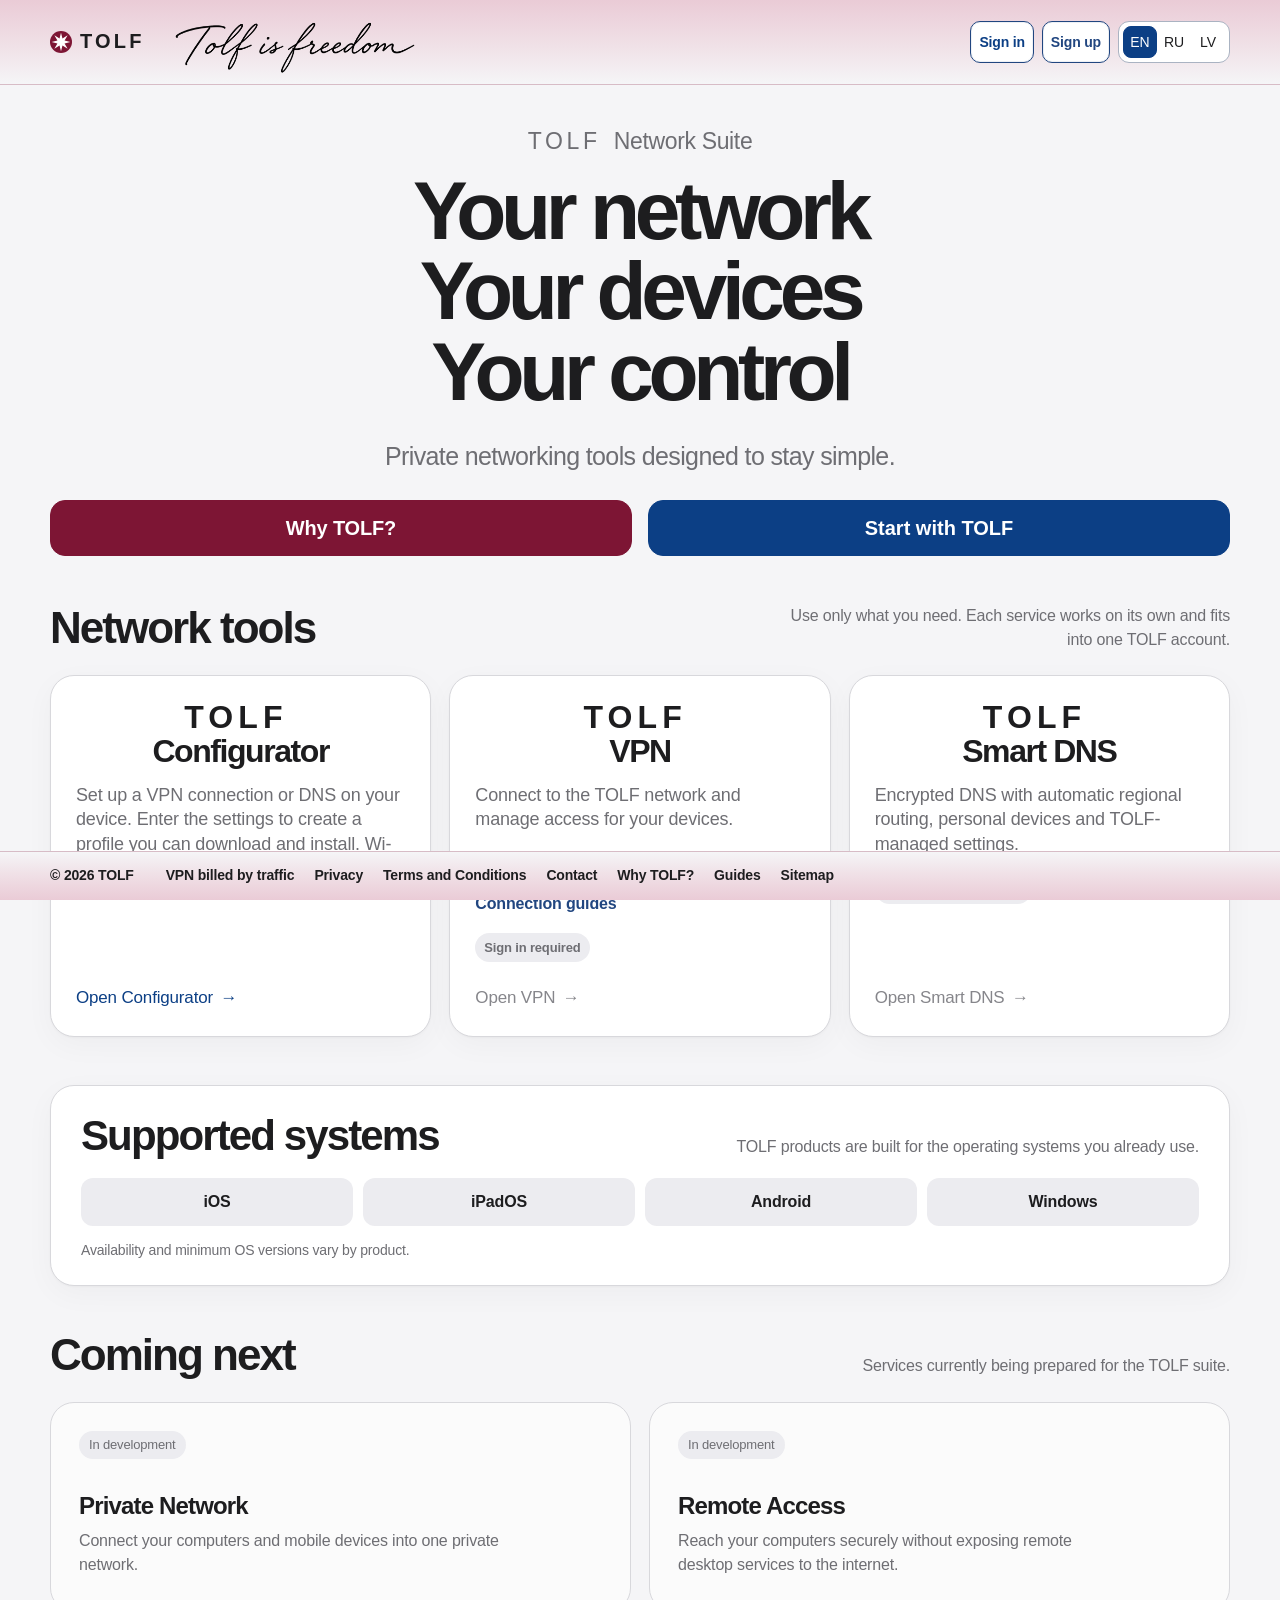
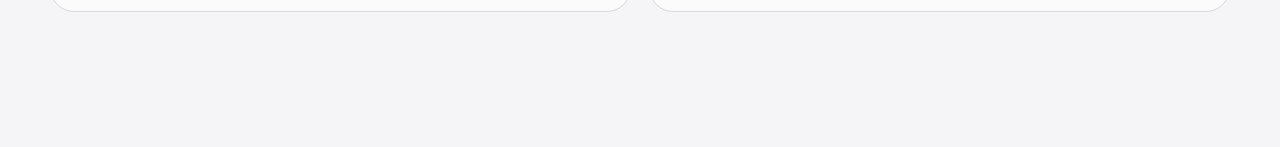
<file: index.html>
<!DOCTYPE html>
<html lang="en" data-tolf-ui="home">
<head>
<meta charset="utf-8"/>
<meta content="width=device-width, initial-scale=1, viewport-fit=cover" name="viewport"/>
<meta content="light dark" name="color-scheme"/>
<meta content="#f5f5f7" name="theme-color"/>
<title>TOLF Network Suite — VPN, Smart DNS and configuration tools</title>





<meta content="index,follow" name="robots"/>

<link href="/styles.css?v=public-pricing-20261118" rel="stylesheet"/>
<style>
.brand { gap: 8px; }
.brand-mark {
  display: block;
  width: 22px;
  height: 22px;
  flex: 0 0 22px;
}
.product-grid { align-items: stretch; }
.card { min-height: 0; }
@media (min-width: 801px) {
  .product-grid { grid-template-columns: repeat(3, minmax(0, 1fr)); grid-auto-rows: 1fr; }
  .product-grid > .card { height: 100%; }
  .product-grid > .card .card-link { margin-top: auto; padding-top: 24px; }
}
.hero { padding: 40px 0 48px; }
#products { padding-bottom: 48px; }
#supported-systems { padding-bottom: 46px; }
.language :is(button, a).active {
  color: var(--text);
  background: #d9d9df;
  box-shadow: inset 0 0 0 1px rgba(0,0,0,.10);
}
.signup-link {
  min-height: 38px;
  display: inline-flex;
  align-items: center;
  padding: 0 11px;
  border: 1px solid color-mix(in srgb, var(--accent) 38%, var(--line-strong));
  border-radius: 10px;
  color: var(--accent);
  background: color-mix(in srgb, var(--accent) 6%, transparent);
  font-weight: 600;
  white-space: nowrap;
}
.signup-link:hover {
  background: color-mix(in srgb, var(--accent) 10%, transparent);
  border-color: color-mix(in srgb, var(--accent) 55%, var(--line-strong));
}

.smart-dns-requirement {
  display: inline-flex;
  align-self: flex-start;
  margin-top: 18px;
  padding: 5px 9px;
  border-radius: 999px;
  background: var(--soft);
  color: var(--secondary);
  font-size: 13px;
  font-weight: 560;
}
.smart-dns-card:not(.smart-dns-enabled) .smart-dns-link {
  color: var(--tertiary);
  cursor: default;
  pointer-events: none;
}
.smart-dns-card.smart-dns-enabled .smart-dns-requirement {
  display: none;
}
.supported-panel {
  padding: 28px 30px 24px;
  border: 1px solid var(--line);
  border-radius: var(--radius);
  background: var(--surface);
  box-shadow: var(--shadow);
}
.supported-head {
  display: flex;
  align-items: flex-end;
  justify-content: space-between;
  gap: 24px;
  margin-bottom: 20px;
}
.supported-head h2 {
  margin: 0;
  font-size: clamp(30px, 4vw, 42px);
  line-height: 1.05;
  letter-spacing: -0.045em;
  font-weight: 650;
}
.supported-head p {
  max-width: 520px;
  margin: 0;
  color: var(--secondary);
  text-align: right;
  font-size: 16px;
}
.supported-os {
  display: grid;
  grid-template-columns: repeat(4, minmax(0, 1fr));
  gap: 10px;
}
.supported-os div {
  padding: 12px 14px;
  border: 0;
  border-radius: 12px;
  background: var(--soft);
  text-align: center;
  font-size: 16px;
  font-weight: 580;
}
.supported-note {
  margin: 14px 0 0;
  color: var(--secondary);
  font-size: 14px;
}
.account-panel { padding: 32px; }
.account-features {
  display: grid;
  grid-template-columns: repeat(4, minmax(0, 1fr));
  gap: 26px;
  margin-top: 28px;
  border: 0;
}
.account-feature,
.account-feature + .account-feature {
  padding: 0;
  border: 0;
}
.account-feature strong {
  margin-bottom: 7px;
  font-size: 17px;
}
.account-feature span { display: block; }
.account-bottom { margin-top: 24px; }
@media (prefers-color-scheme: dark) {
  .language :is(button, a).active {
    background: #3a3a3c;
    box-shadow: inset 0 0 0 1px rgba(255,255,255,.12);
  }
}
@media (max-width: 800px) {
  .hero { padding: 40px 0 46px; }
  #products { padding-bottom: 42px; }
  #supported-systems { padding-bottom: 42px; }
  .account-features { grid-template-columns: repeat(2, minmax(0, 1fr)); gap: 24px; }
}
@media (max-width: 520px) {
  .hero { padding: 36px 0 42px; }
  html[lang="ru"] h1 { font-size: clamp(40px, 11.5vw, 46px); letter-spacing: -0.055em; }
  .signup-link { min-height: 34px; padding: 0 6px; font-size: 13px; }
  #products { padding-bottom: 34px; }
  #supported-systems { padding-bottom: 34px; }
  .supported-panel { padding: 23px; border-radius: 20px; }
  .supported-head { display: block; margin-bottom: 17px; }
  .supported-head p { margin-top: 10px; text-align: left; }
  .supported-os { grid-template-columns: repeat(2, minmax(0, 1fr)); gap: 8px; }
  .supported-os div { padding: 11px 10px; }
  .account-panel { padding: 25px; }
  .account-features { grid-template-columns: repeat(2, minmax(0, 1fr)); gap: 22px 18px; }
  .account-feature,
  .account-feature + .account-feature { padding: 0; border: 0; }
}
 .product-title{width:100%;text-align:center;} .product-title span{display:block;}
</style>
<link rel="stylesheet" href="/tolf-buttons.20260917-3.css?v=language-links-20261118">
<script defer src="/tolf-wordmark.20260917-3.js"></script>
<link rel="stylesheet" href="/tolf-header.20260919-1.css?v=language-links-20261118">
<link rel="stylesheet" href="/freedom.css?v=mobile-chat-position-20261119">
<meta name="description" content="TOLF brings together VPN access, encrypted Smart DNS and a free VPN and DNS profile configurator for your devices.">
<link rel="canonical" href="https://tolf.is/en/">
<link rel="alternate" hreflang="en" href="https://tolf.is/en/">
<link rel="alternate" hreflang="ru" href="https://tolf.is/ru/">
<link rel="alternate" hreflang="lv" href="https://tolf.is/lv/">
<link rel="alternate" hreflang="x-default" href="https://tolf.is/en/">
<meta property="og:type" content="website">
<meta property="og:url" content="https://tolf.is/en/">
<meta property="og:title" content="TOLF Network Suite — VPN, Smart DNS and configuration tools">
<meta property="og:description" content="TOLF brings together VPN access, encrypted Smart DNS and a free VPN and DNS profile configurator for your devices.">
<script id="tolf-search-metadata" type="application/json">{"en": ["TOLF Network Suite — VPN, Smart DNS and configuration tools", "TOLF brings together VPN access, encrypted Smart DNS and a free VPN and DNS profile configurator for your devices."], "ru": ["TOLF Network Suite — VPN, Smart DNS и конфигуратор", "VPN с оплатой за гигабайты, зашифрованный Smart DNS и бесплатный конфигуратор профилей VPN и DNS для ваших устройств."], "lv": ["TOLF Network Suite — VPN, Smart DNS un konfigurators", "VPN ar maksu par gigabaitiem, šifrēts Smart DNS un bezmaksas VPN un DNS profilu konfigurators jūsu ierīcēm."]}</script>
<script defer src="/search-metadata.js?v=public-pricing-20261118"></script>
<meta property="og:locale" content="en_GB">
<script type="application/ld+json">{"@context": "https://schema.org", "@type": "WebPage", "@id": "https://tolf.is/en/#webpage", "url": "https://tolf.is/en/", "name": "TOLF Network Suite — VPN, Smart DNS and configuration tools", "description": "TOLF brings together VPN access, encrypted Smart DNS and a free VPN and DNS profile configurator for your devices.", "inLanguage": "en", "isPartOf": {"@type": "WebSite", "@id": "https://tolf.is/#website", "url": "https://tolf.is/", "name": "TOLF Network Suite"}}</script>
<link rel="stylesheet" href="/segmented-controls.css?v=20261127-selected-hover"></head>
<body>
<header class="topbar">
<div class="shell topbar-inner">
<a aria-label="TOLF home" class="brand" href="/en/"><img class="brand-mark" src="/tolf-logo-star.svg?v=20260921-eight-ray" alt="" aria-hidden="true">TOLF</a>
<p class="freedom-motto" lang="en"><img src="/assets/tolf-freedom-signature.svg" alt="Tolf is freedom" width="2072" height="600" fetchpriority="high"></p>
<div class="top-actions">
<nav aria-label="Language" class="tolf-language language">
<a id="lang-en" href="/en/" lang="en" hreflang="en" aria-label="English" class="active" aria-current="page">EN</a>
<a id="lang-ru" href="/ru/" lang="ru" hreflang="ru" aria-label="Русский">RU</a>
<a id="lang-lv" href="/lv/" lang="lv" hreflang="lv" aria-label="Latviešu">LV</a>
</nav>
<a class="account-link" data-en="Sign in" data-lv="Pieteikties" data-ru="Войти" href="https://vpn.tolf.is/auth/?mode=signin&amp;next=home">Sign in</a>
<a class="signup-link" data-en="Sign up" data-lv="Reģistrēties" data-ru="Регистрация" href="https://vpn.tolf.is/auth/?mode=signup&amp;next=home">Sign up</a>
</div>
</div>
</header>
<main>
<section class="hero">
<div class="shell">
<p class="eyebrow" data-en="TOLF Network Suite" data-lv="TOLF Network Suite" data-ru="TOLF Network Suite">TOLF Network Suite</p>
<h1 data-en="Your network&lt;br&gt;Your devices&lt;br&gt;Your control" data-lv="Jūsu tīkls&lt;br&gt;Jūsu ierīces&lt;br&gt;Jūsu kontrole" data-ru="Ваша сеть&lt;br&gt;Ваши устройства&lt;br&gt;Ваш контроль">Your network<br>Your devices<br>Your control</h1>
<p class="hero-copy" data-en="Private networking tools designed to stay simple." data-lv="Privātā tīkla rīki, kas veidoti vienkāršai lietošanai." data-ru="Сетевые инструменты, в которых всё необходимое остаётся простым.">Private networking tools designed to stay simple.</p>
<div class="why-tolf-action"><a class="why-tolf-button" href="/en/why-tolf.html" data-why-link data-en="Why TOLF?" data-ru="Почему TOLF?" data-lv="Kāpēc TOLF?">Why TOLF?</a></div>
</div>
</section>
<section class="section" id="products">
<div class="shell">
<div class="section-heading">
<h2 data-en="Network tools" data-lv="Tīkla rīki" data-ru="Сетевые инструменты">Network tools</h2>
<p data-en="Use only what you need. Each service works on its own and fits into one TOLF account." data-lv="Izmantojiet tikai to, kas nepieciešams. Katrs pakalpojums darbojas patstāvīgi un ir pieejams vienā TOLF kontā." data-ru="Используйте только то, что нужно. Каждый сервис работает самостоятельно и входит в единый аккаунт TOLF.">Use only what you need. Each service works on its own and fits into one TOLF account.</p>
</div>
<div class="product-grid">
<article class="card"><div class="product-heading"><h3 class="product-title"><span>TOLF</span><span>VPN</span></h3></div><p data-en="Connect to the TOLF network and manage access for your devices." data-lv="Pievienojieties TOLF tīklam un pārvaldiet piekļuvi savām ierīcēm." data-ru="Подключитесь к сети TOLF и управляйте доступом для своих устройств.">Connect to the TOLF network and manage access for your devices.</p><a class="payment-info-link" data-payment-overview href="https://vpn.tolf.is/en/" data-en="How pricing works" data-ru="Как устроена оплата" data-lv="Kā darbojas apmaksa">How pricing works</a><a class="payment-info-link" data-guides-link href="https://vpn.tolf.is/en/guides/" data-en="Connection guides" data-ru="Инструкции по подключению" data-lv="Savienojuma instrukcijas">Connection guides</a><a class="card-link" data-en="Open VPN &lt;span class='arrow'&gt;→&lt;/span&gt;" data-lv="Atvērt VPN &lt;span class='arrow'&gt;→&lt;/span&gt;" data-route="vpn" data-ru="Открыть VPN &lt;span class='arrow'&gt;→&lt;/span&gt;" href="https://vpn.tolf.is/?lang=en">Open VPN <span class='arrow'>→</span></a></article>
<article class="card"><div class="product-heading"><h3 class="product-title"><span>TOLF</span><span>Configurator</span></h3></div><p data-en="Set up a VPN connection or DNS on your device. Enter the settings to create a profile you can download and install. Wi-Fi profiles are being prepared." data-lv="Iestatiet VPN savienojumu vai DNS savā ierīcē. Ievadiet parametrus — konfigurators izveidos lejupielādējamu un instalējamu profilu. Wi-Fi profili tiek gatavoti." data-ru="Настройте подключение к VPN или DNS на своём устройстве. Укажите параметры — конфигуратор создаст готовый профиль для скачивания и установки. Профили Wi-Fi готовятся.">Set up a VPN connection or DNS on your device. Enter the settings to create a profile you can download and install. Wi-Fi profiles are being prepared.</p><a class="card-link" data-en="Open Configurator &lt;span class='arrow'&gt;→&lt;/span&gt;" data-lv="Atvērt konfiguratoru &lt;span class='arrow'&gt;→&lt;/span&gt;" data-route="configurator" data-ru="Открыть конфигуратор &lt;span class='arrow'&gt;→&lt;/span&gt;" href="https://configurator.tolf.is/?lang=en">Open Configurator <span class='arrow'>→</span></a></article>
<article class="card smart-dns-card" data-smart-dns-card><div class="product-heading"><h3 class="product-title"><span>TOLF</span><span>Smart DNS</span></h3></div><p data-en="Encrypted DNS with automatic regional routing, personal devices and TOLF-managed settings." data-lv="Šifrēts DNS ar automātisku reģionālo maršrutēšanu, personīgajām ierīcēm un TOLF pārvaldītiem iestatījumiem." data-ru="Зашифрованный DNS с автоматической региональной маршрутизацией, персональными устройствами и настройками TOLF.">Encrypted DNS with automatic regional routing, personal devices and TOLF-managed settings.</p><span class="smart-dns-requirement" data-en="TOLF account required" data-lv="Nepieciešams TOLF konts" data-ru="Требуется аккаунт TOLF">TOLF account required</span><a class="card-link smart-dns-link" data-smart-dns-link data-en="Open Smart DNS &lt;span class='arrow'&gt;→&lt;/span&gt;" data-lv="Atvērt Smart DNS &lt;span class='arrow'&gt;→&lt;/span&gt;" data-ru="Открыть Smart DNS &lt;span class='arrow'&gt;→&lt;/span&gt;" href="#" aria-disabled="true" tabindex="-1">Open Smart DNS <span class='arrow'>→</span></a></article>
</div>
</div>
</section>
<section class="section" id="supported-systems">
<div class="shell">
<div class="supported-panel">
<div class="supported-head">
<h2 data-en="Supported systems" data-lv="Atbalstītās sistēmas" data-ru="Поддерживаемые системы">Supported systems</h2>
<p data-en="TOLF products are built for the operating systems you already use." data-lv="TOLF produkti ir veidoti operētājsistēmām, kuras jūs jau izmantojat." data-ru="Продукты TOLF рассчитаны на операционные системы, которыми вы уже пользуетесь.">TOLF products are built for the operating systems you already use.</p>
</div>
<div class="supported-os" aria-label="Supported operating systems">
<div>iOS</div>
<div>iPadOS</div>
<div>Android</div>
<div>Windows</div>
</div>
<p class="supported-note" data-en="Availability and minimum OS versions vary by product." data-lv="Pieejamība un minimālā operētājsistēmas versija ir atkarīga no produkta." data-ru="Доступность и минимальная версия ОС зависят от конкретного продукта.">Availability and minimum OS versions vary by product.</p>
</div>
</div>
</section>
<section class="section">
<div class="shell">
<div class="section-heading"><h2 data-en="Coming next" data-lv="Drīzumā" data-ru="Дальше">Coming next</h2><p data-en="Services currently being prepared for the TOLF suite." data-lv="Pakalpojumi, kas pašlaik tiek gatavoti TOLF komplektam." data-ru="Сервисы, которые готовятся к включению в TOLF.">Services currently being prepared for the TOLF suite.</p></div>
<div class="coming-grid">
<article class="coming-card"><span class="coming-badge" data-en="In development" data-lv="Izstrādē" data-ru="В разработке">In development</span><h3 data-en="Private Network" data-lv="Private Network" data-ru="Private Network">Private Network</h3><p data-en="Connect your computers and mobile devices into one private network." data-lv="Apvienojiet datorus un mobilās ierīces vienā privātā tīklā." data-ru="Объединяйте компьютеры и мобильные устройства в одну частную сеть.">Connect your computers and mobile devices into one private network.</p></article>
<article class="coming-card"><span class="coming-badge" data-en="In development" data-lv="Izstrādē" data-ru="В разработке">In development</span><h3 data-en="Remote Access" data-lv="Remote Access" data-ru="Remote Access">Remote Access</h3><p data-en="Reach your computers securely without exposing remote desktop services to the internet." data-lv="Droši piekļūstiet saviem datoriem, neatverot attālās darbvirsmas pakalpojumus internetam." data-ru="Безопасный доступ к своим компьютерам без публикации удалённого рабочего стола в интернете.">Reach your computers securely without exposing remote desktop services to the internet.</p></article>
</div>
</div>
</section>
</main>
<footer><div class="shell footer-inner"><div>© <span id="year"></span> TOLF</div><nav aria-label="Footer" class="footer-links"><a href="https://vpn.tolf.is/en/" data-vpn-overview>VPN billed by traffic</a><a data-en="Privacy" data-lv="Privātums" data-route="privacy" data-ru="Конфиденциальность" href="https://vpn.tolf.is/en/privacy.html">Privacy</a><a data-en="Terms and Conditions" data-lv="Pakalpojuma noteikumi" data-route="terms" data-ru="Условия сервиса" href="https://vpn.tolf.is/en/terms.html">Terms and Conditions</a><a data-en="Contact" data-lv="Kontakti" data-route="contact" data-ru="Контакты" href="https://vpn.tolf.is/en/contact.html">Contact</a><a href="/en/why-tolf.html" data-why-link data-en="Why TOLF?" data-ru="Почему TOLF?" data-lv="Kāpēc TOLF?">Why TOLF?</a><a data-guides-link href="https://vpn.tolf.is/en/guides/" data-en="Guides" data-ru="Инструкции" data-lv="Instrukcijas">Guides</a><a href="/en/sitemap.html" data-sitemap-link data-en="Sitemap" data-ru="Карта сайта" data-lv="Vietnes karte">Sitemap</a></nav></div></footer>
<script defer src="/passkey-session-label.20260917-1.js"></script>
<script defer src="/app.js?v=mobile-bars-20261119"></script>
<script defer src="/account-state.js?v=account-label-20261004-1"></script>
<script defer src="/chatwoot-support.js?v=persistent-notice-20261109"></script>
</body>
</html>
</file>
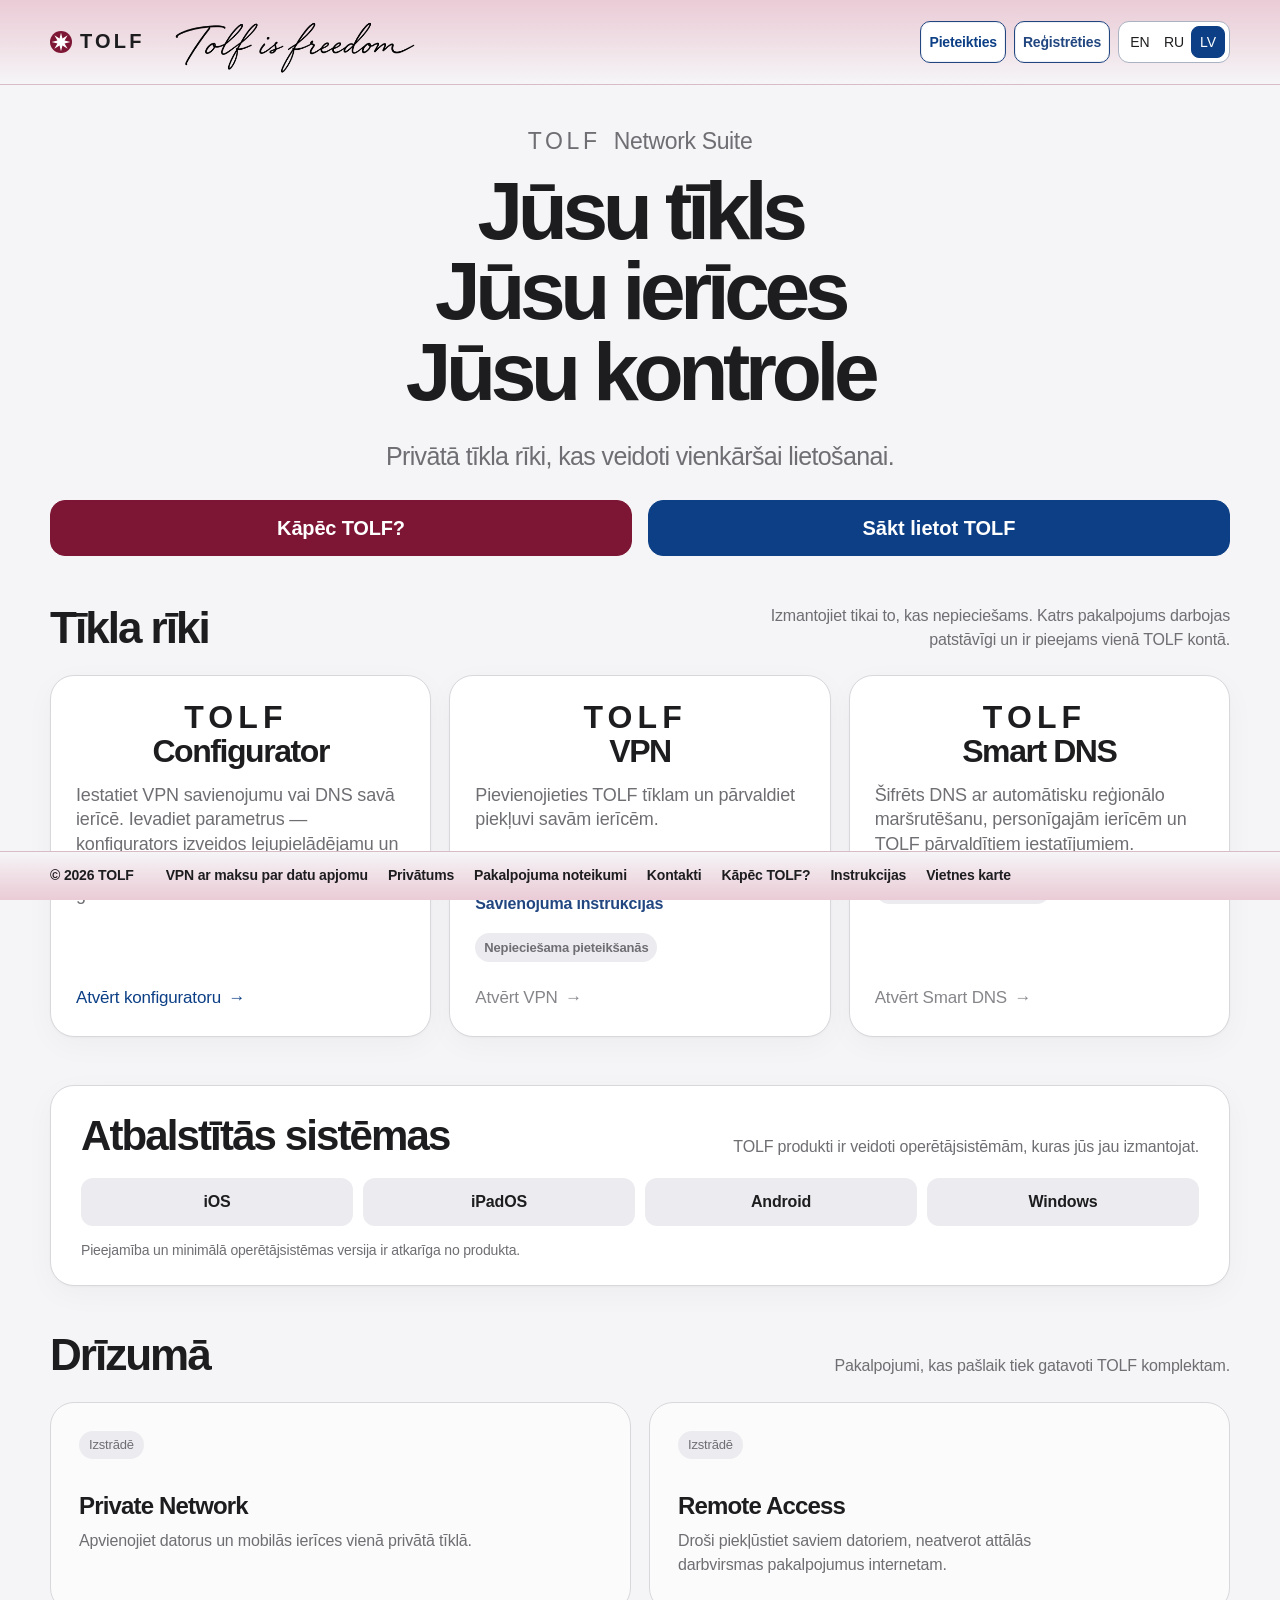
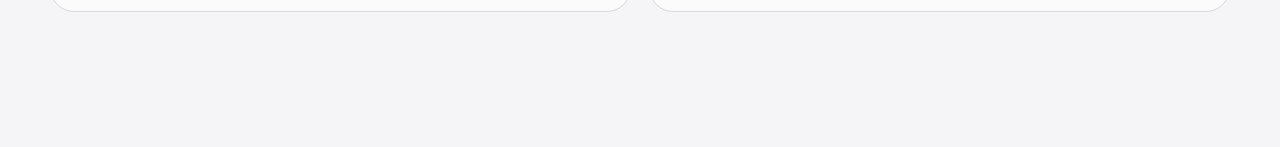
<file: lv/index.html>
<!DOCTYPE html>
<html lang="lv" data-tolf-ui="home">
<head>
<meta charset="utf-8"/>
<meta content="width=device-width, initial-scale=1, viewport-fit=cover" name="viewport"/>
<meta content="light dark" name="color-scheme"/>
<meta content="#f5f5f7" name="theme-color"/>
<title>TOLF Network Suite — VPN, Smart DNS un konfigurators</title>





<meta content="index,follow" name="robots"/>

<link href="/styles.css?v=public-pricing-20261118" rel="stylesheet"/>
<style>
.brand { gap: 8px; }
.brand-mark {
  display: block;
  width: 22px;
  height: 22px;
  flex: 0 0 22px;
}
.product-grid { align-items: stretch; }
.card { min-height: 0; }
@media (min-width: 801px) {
  .product-grid { grid-template-columns: repeat(3, minmax(0, 1fr)); grid-auto-rows: 1fr; }
  .product-grid > .card { height: 100%; }
  .product-grid > .card .card-link { margin-top: auto; padding-top: 24px; }
}
.hero { padding: 40px 0 48px; }
#products { padding-bottom: 48px; }
#supported-systems { padding-bottom: 46px; }
.language :is(button, a).active {
  color: var(--text);
  background: #d9d9df;
  box-shadow: inset 0 0 0 1px rgba(0,0,0,.10);
}
.signup-link {
  min-height: 38px;
  display: inline-flex;
  align-items: center;
  padding: 0 11px;
  border: 1px solid color-mix(in srgb, var(--accent) 38%, var(--line-strong));
  border-radius: 10px;
  color: var(--accent);
  background: color-mix(in srgb, var(--accent) 6%, transparent);
  font-weight: 600;
  white-space: nowrap;
}
.signup-link:hover {
  background: color-mix(in srgb, var(--accent) 10%, transparent);
  border-color: color-mix(in srgb, var(--accent) 55%, var(--line-strong));
}

.smart-dns-requirement {
  display: inline-flex;
  align-self: flex-start;
  margin-top: 18px;
  padding: 5px 9px;
  border-radius: 999px;
  background: var(--soft);
  color: var(--secondary);
  font-size: 13px;
  font-weight: 560;
}
.smart-dns-card:not(.smart-dns-enabled) .smart-dns-link {
  color: var(--tertiary);
  cursor: default;
  pointer-events: none;
}
.smart-dns-card.smart-dns-enabled .smart-dns-requirement {
  display: none;
}
.supported-panel {
  padding: 28px 30px 24px;
  border: 1px solid var(--line);
  border-radius: var(--radius);
  background: var(--surface);
  box-shadow: var(--shadow);
}
.supported-head {
  display: flex;
  align-items: flex-end;
  justify-content: space-between;
  gap: 24px;
  margin-bottom: 20px;
}
.supported-head h2 {
  margin: 0;
  font-size: clamp(30px, 4vw, 42px);
  line-height: 1.05;
  letter-spacing: -0.045em;
  font-weight: 650;
}
.supported-head p {
  max-width: 520px;
  margin: 0;
  color: var(--secondary);
  text-align: right;
  font-size: 16px;
}
.supported-os {
  display: grid;
  grid-template-columns: repeat(4, minmax(0, 1fr));
  gap: 10px;
}
.supported-os div {
  padding: 12px 14px;
  border: 0;
  border-radius: 12px;
  background: var(--soft);
  text-align: center;
  font-size: 16px;
  font-weight: 580;
}
.supported-note {
  margin: 14px 0 0;
  color: var(--secondary);
  font-size: 14px;
}
.account-panel { padding: 32px; }
.account-features {
  display: grid;
  grid-template-columns: repeat(4, minmax(0, 1fr));
  gap: 26px;
  margin-top: 28px;
  border: 0;
}
.account-feature,
.account-feature + .account-feature {
  padding: 0;
  border: 0;
}
.account-feature strong {
  margin-bottom: 7px;
  font-size: 17px;
}
.account-feature span { display: block; }
.account-bottom { margin-top: 24px; }
@media (prefers-color-scheme: dark) {
  .language :is(button, a).active {
    background: #3a3a3c;
    box-shadow: inset 0 0 0 1px rgba(255,255,255,.12);
  }
}
@media (max-width: 800px) {
  .hero { padding: 40px 0 46px; }
  #products { padding-bottom: 42px; }
  #supported-systems { padding-bottom: 42px; }
  .account-features { grid-template-columns: repeat(2, minmax(0, 1fr)); gap: 24px; }
}
@media (max-width: 520px) {
  .hero { padding: 36px 0 42px; }
  html[lang="ru"] h1 { font-size: clamp(40px, 11.5vw, 46px); letter-spacing: -0.055em; }
  .signup-link { min-height: 34px; padding: 0 6px; font-size: 13px; }
  #products { padding-bottom: 34px; }
  #supported-systems { padding-bottom: 34px; }
  .supported-panel { padding: 23px; border-radius: 20px; }
  .supported-head { display: block; margin-bottom: 17px; }
  .supported-head p { margin-top: 10px; text-align: left; }
  .supported-os { grid-template-columns: repeat(2, minmax(0, 1fr)); gap: 8px; }
  .supported-os div { padding: 11px 10px; }
  .account-panel { padding: 25px; }
  .account-features { grid-template-columns: repeat(2, minmax(0, 1fr)); gap: 22px 18px; }
  .account-feature,
  .account-feature + .account-feature { padding: 0; border: 0; }
}
 .product-title{width:100%;text-align:center;} .product-title span{display:block;}
</style>
<link rel="stylesheet" href="/tolf-buttons.20260917-3.css?v=language-links-20261118">
<script defer src="/tolf-wordmark.20260917-3.js"></script>
<link rel="stylesheet" href="/tolf-header.20260919-1.css?v=language-links-20261118">
<link rel="stylesheet" href="/freedom.css?v=mobile-chat-position-20261119">
<meta name="description" content="VPN ar maksu par gigabaitiem, šifrēts Smart DNS un bezmaksas VPN un DNS profilu konfigurators jūsu ierīcēm.">
<link rel="canonical" href="https://tolf.is/lv/">
<link rel="alternate" hreflang="en" href="https://tolf.is/en/">
<link rel="alternate" hreflang="ru" href="https://tolf.is/ru/">
<link rel="alternate" hreflang="lv" href="https://tolf.is/lv/">
<link rel="alternate" hreflang="x-default" href="https://tolf.is/en/">
<meta property="og:type" content="website">
<meta property="og:url" content="https://tolf.is/lv/">
<meta property="og:title" content="TOLF Network Suite — VPN, Smart DNS un konfigurators">
<meta property="og:description" content="VPN ar maksu par gigabaitiem, šifrēts Smart DNS un bezmaksas VPN un DNS profilu konfigurators jūsu ierīcēm.">
<script id="tolf-search-metadata" type="application/json">{"en": ["TOLF Network Suite — VPN, Smart DNS and configuration tools", "TOLF brings together VPN access, encrypted Smart DNS and a free VPN and DNS profile configurator for your devices."], "ru": ["TOLF Network Suite — VPN, Smart DNS и конфигуратор", "VPN с оплатой за гигабайты, зашифрованный Smart DNS и бесплатный конфигуратор профилей VPN и DNS для ваших устройств."], "lv": ["TOLF Network Suite — VPN, Smart DNS un konfigurators", "VPN ar maksu par gigabaitiem, šifrēts Smart DNS un bezmaksas VPN un DNS profilu konfigurators jūsu ierīcēm."]}</script>
<script defer src="/search-metadata.js?v=public-pricing-20261118"></script>
<meta property="og:locale" content="lv_LV">
<script type="application/ld+json">{"@context": "https://schema.org", "@type": "WebPage", "@id": "https://tolf.is/lv/#webpage", "url": "https://tolf.is/lv/", "name": "TOLF Network Suite — VPN, Smart DNS un konfigurators", "description": "VPN ar maksu par gigabaitiem, šifrēts Smart DNS un bezmaksas VPN un DNS profilu konfigurators jūsu ierīcēm.", "inLanguage": "lv", "isPartOf": {"@type": "WebSite", "@id": "https://tolf.is/#website", "url": "https://tolf.is/", "name": "TOLF Network Suite"}}</script>
<link rel="stylesheet" href="/segmented-controls.css?v=20261127-selected-hover"></head>
<body>
<header class="topbar">
<div class="shell topbar-inner">
<a aria-label="TOLF sākumlapa" class="brand" href="/lv/"><img class="brand-mark" src="/tolf-logo-star.svg?v=20260921-eight-ray" alt="" aria-hidden="true">TOLF</a>
<p class="freedom-motto" lang="en"><img src="/assets/tolf-freedom-signature.svg" alt="Tolf is freedom" width="2072" height="600" fetchpriority="high"></p>
<div class="top-actions">
<nav aria-label="Valoda" class="tolf-language language">
<a id="lang-en" href="/en/" lang="en" hreflang="en" aria-label="English">EN</a>
<a id="lang-ru" href="/ru/" lang="ru" hreflang="ru" aria-label="Русский">RU</a>
<a id="lang-lv" href="/lv/" lang="lv" hreflang="lv" aria-label="Latviešu" class="active" aria-current="page">LV</a>
</nav>
<a class="account-link" data-en="Sign in" data-lv="Pieteikties" data-ru="Войти" href="https://vpn.tolf.is/auth/?mode=signin&amp;next=home">Pieteikties</a>
<a class="signup-link" data-en="Sign up" data-lv="Reģistrēties" data-ru="Регистрация" href="https://vpn.tolf.is/auth/?mode=signup&amp;next=home">Reģistrēties</a>
</div>
</div>
</header>
<main>
<section class="hero">
<div class="shell">
<p class="eyebrow" data-en="TOLF Network Suite" data-lv="TOLF Network Suite" data-ru="TOLF Network Suite">TOLF Network Suite</p>
<h1 data-en="Your network&lt;br&gt;Your devices&lt;br&gt;Your control" data-lv="Jūsu tīkls&lt;br&gt;Jūsu ierīces&lt;br&gt;Jūsu kontrole" data-ru="Ваша сеть&lt;br&gt;Ваши устройства&lt;br&gt;Ваш контроль">Jūsu tīkls<br>Jūsu ierīces<br>Jūsu kontrole</h1>
<p class="hero-copy" data-en="Private networking tools designed to stay simple." data-lv="Privātā tīkla rīki, kas veidoti vienkāršai lietošanai." data-ru="Сетевые инструменты, в которых всё необходимое остаётся простым.">Privātā tīkla rīki, kas veidoti vienkāršai lietošanai.</p>
<div class="why-tolf-action"><a class="why-tolf-button" href="/lv/why-tolf.html" data-why-link data-en="Why TOLF?" data-ru="Почему TOLF?" data-lv="Kāpēc TOLF?">Kāpēc TOLF?</a></div>
</div>
</section>
<section class="section" id="products">
<div class="shell">
<div class="section-heading">
<h2 data-en="Network tools" data-lv="Tīkla rīki" data-ru="Сетевые инструменты">Tīkla rīki</h2>
<p data-en="Use only what you need. Each service works on its own and fits into one TOLF account." data-lv="Izmantojiet tikai to, kas nepieciešams. Katrs pakalpojums darbojas patstāvīgi un ir pieejams vienā TOLF kontā." data-ru="Используйте только то, что нужно. Каждый сервис работает самостоятельно и входит в единый аккаунт TOLF.">Izmantojiet tikai to, kas nepieciešams. Katrs pakalpojums darbojas patstāvīgi un ir pieejams vienā TOLF kontā.</p>
</div>
<div class="product-grid">
<article class="card"><div class="product-heading"><h3 class="product-title"><span>TOLF</span><span>VPN</span></h3></div><p data-en="Connect to the TOLF network and manage access for your devices." data-lv="Pievienojieties TOLF tīklam un pārvaldiet piekļuvi savām ierīcēm." data-ru="Подключитесь к сети TOLF и управляйте доступом для своих устройств.">Pievienojieties TOLF tīklam un pārvaldiet piekļuvi savām ierīcēm.</p><a class="payment-info-link" data-payment-overview href="https://vpn.tolf.is/lv/" data-en="How pricing works" data-ru="Как устроена оплата" data-lv="Kā darbojas apmaksa">Kā darbojas apmaksa</a><a class="payment-info-link" data-guides-link href="https://vpn.tolf.is/lv/guides/" data-en="Connection guides" data-ru="Инструкции по подключению" data-lv="Savienojuma instrukcijas">Savienojuma instrukcijas</a><a class="card-link" data-en="Open VPN &lt;span class='arrow'&gt;→&lt;/span&gt;" data-lv="Atvērt VPN &lt;span class='arrow'&gt;→&lt;/span&gt;" data-route="vpn" data-ru="Открыть VPN &lt;span class='arrow'&gt;→&lt;/span&gt;" href="https://vpn.tolf.is/?lang=lv">Atvērt VPN <span class='arrow'>→</span></a></article>
<article class="card"><div class="product-heading"><h3 class="product-title"><span>TOLF</span><span>Configurator</span></h3></div><p data-en="Set up a VPN connection or DNS on your device. Enter the settings to create a profile you can download and install. Wi-Fi profiles are being prepared." data-lv="Iestatiet VPN savienojumu vai DNS savā ierīcē. Ievadiet parametrus — konfigurators izveidos lejupielādējamu un instalējamu profilu. Wi-Fi profili tiek gatavoti." data-ru="Настройте подключение к VPN или DNS на своём устройстве. Укажите параметры — конфигуратор создаст готовый профиль для скачивания и установки. Профили Wi-Fi готовятся.">Iestatiet VPN savienojumu vai DNS savā ierīcē. Ievadiet parametrus — konfigurators izveidos lejupielādējamu un instalējamu profilu. Wi-Fi profili tiek gatavoti.</p><a class="card-link" data-en="Open Configurator &lt;span class='arrow'&gt;→&lt;/span&gt;" data-lv="Atvērt konfiguratoru &lt;span class='arrow'&gt;→&lt;/span&gt;" data-route="configurator" data-ru="Открыть конфигуратор &lt;span class='arrow'&gt;→&lt;/span&gt;" href="https://configurator.tolf.is/?lang=lv">Atvērt konfiguratoru <span class='arrow'>→</span></a></article>
<article class="card smart-dns-card" data-smart-dns-card><div class="product-heading"><h3 class="product-title"><span>TOLF</span><span>Smart DNS</span></h3></div><p data-en="Encrypted DNS with automatic regional routing, personal devices and TOLF-managed settings." data-lv="Šifrēts DNS ar automātisku reģionālo maršrutēšanu, personīgajām ierīcēm un TOLF pārvaldītiem iestatījumiem." data-ru="Зашифрованный DNS с автоматической региональной маршрутизацией, персональными устройствами и настройками TOLF.">Šifrēts DNS ar automātisku reģionālo maršrutēšanu, personīgajām ierīcēm un TOLF pārvaldītiem iestatījumiem.</p><span class="smart-dns-requirement" data-en="TOLF account required" data-lv="Nepieciešams TOLF konts" data-ru="Требуется аккаунт TOLF">Nepieciešams TOLF konts</span><a class="card-link smart-dns-link" data-smart-dns-link data-en="Open Smart DNS &lt;span class='arrow'&gt;→&lt;/span&gt;" data-lv="Atvērt Smart DNS &lt;span class='arrow'&gt;→&lt;/span&gt;" data-ru="Открыть Smart DNS &lt;span class='arrow'&gt;→&lt;/span&gt;" href="#" aria-disabled="true" tabindex="-1">Atvērt Smart DNS <span class='arrow'>→</span></a></article>
</div>
</div>
</section>
<section class="section" id="supported-systems">
<div class="shell">
<div class="supported-panel">
<div class="supported-head">
<h2 data-en="Supported systems" data-lv="Atbalstītās sistēmas" data-ru="Поддерживаемые системы">Atbalstītās sistēmas</h2>
<p data-en="TOLF products are built for the operating systems you already use." data-lv="TOLF produkti ir veidoti operētājsistēmām, kuras jūs jau izmantojat." data-ru="Продукты TOLF рассчитаны на операционные системы, которыми вы уже пользуетесь.">TOLF produkti ir veidoti operētājsistēmām, kuras jūs jau izmantojat.</p>
</div>
<div class="supported-os" aria-label="Atbalstītās operētājsistēmas">
<div>iOS</div>
<div>iPadOS</div>
<div>Android</div>
<div>Windows</div>
</div>
<p class="supported-note" data-en="Availability and minimum OS versions vary by product." data-lv="Pieejamība un minimālā operētājsistēmas versija ir atkarīga no produkta." data-ru="Доступность и минимальная версия ОС зависят от конкретного продукта.">Pieejamība un minimālā operētājsistēmas versija ir atkarīga no produkta.</p>
</div>
</div>
</section>
<section class="section">
<div class="shell">
<div class="section-heading"><h2 data-en="Coming next" data-lv="Drīzumā" data-ru="Дальше">Drīzumā</h2><p data-en="Services currently being prepared for the TOLF suite." data-lv="Pakalpojumi, kas pašlaik tiek gatavoti TOLF komplektam." data-ru="Сервисы, которые готовятся к включению в TOLF.">Pakalpojumi, kas pašlaik tiek gatavoti TOLF komplektam.</p></div>
<div class="coming-grid">
<article class="coming-card"><span class="coming-badge" data-en="In development" data-lv="Izstrādē" data-ru="В разработке">Izstrādē</span><h3 data-en="Private Network" data-lv="Private Network" data-ru="Private Network">Private Network</h3><p data-en="Connect your computers and mobile devices into one private network." data-lv="Apvienojiet datorus un mobilās ierīces vienā privātā tīklā." data-ru="Объединяйте компьютеры и мобильные устройства в одну частную сеть.">Apvienojiet datorus un mobilās ierīces vienā privātā tīklā.</p></article>
<article class="coming-card"><span class="coming-badge" data-en="In development" data-lv="Izstrādē" data-ru="В разработке">Izstrādē</span><h3 data-en="Remote Access" data-lv="Remote Access" data-ru="Remote Access">Remote Access</h3><p data-en="Reach your computers securely without exposing remote desktop services to the internet." data-lv="Droši piekļūstiet saviem datoriem, neatverot attālās darbvirsmas pakalpojumus internetam." data-ru="Безопасный доступ к своим компьютерам без публикации удалённого рабочего стола в интернете.">Droši piekļūstiet saviem datoriem, neatverot attālās darbvirsmas pakalpojumus internetam.</p></article>
</div>
</div>
</section>
</main>
<footer><div class="shell footer-inner"><div>© <span id="year"></span> TOLF</div><nav aria-label="Saites" class="footer-links"><a href="https://vpn.tolf.is/lv/" data-vpn-overview>VPN ar maksu par datu apjomu</a><a data-en="Privacy" data-lv="Privātums" data-route="privacy" data-ru="Конфиденциальность" href="https://vpn.tolf.is/lv/privacy.html">Privātums</a><a data-en="Terms and Conditions" data-lv="Pakalpojuma noteikumi" data-route="terms" data-ru="Условия сервиса" href="https://vpn.tolf.is/lv/terms.html">Pakalpojuma noteikumi</a><a data-en="Contact" data-lv="Kontakti" data-route="contact" data-ru="Контакты" href="https://vpn.tolf.is/lv/contact.html">Kontakti</a><a href="/lv/why-tolf.html" data-why-link data-en="Why TOLF?" data-ru="Почему TOLF?" data-lv="Kāpēc TOLF?">Kāpēc TOLF?</a><a data-guides-link href="https://vpn.tolf.is/lv/guides/" data-en="Guides" data-ru="Инструкции" data-lv="Instrukcijas">Instrukcijas</a><a href="/lv/sitemap.html" data-sitemap-link data-en="Sitemap" data-ru="Карта сайта" data-lv="Vietnes karte">Vietnes karte</a></nav></div></footer>
<script defer src="/passkey-session-label.20260917-1.js"></script>
<script defer src="/app.js?v=mobile-bars-20261119"></script>
<script defer src="/account-state.js?v=account-label-20261004-1"></script>
<script defer src="/chatwoot-support.js?v=persistent-notice-20261109"></script>
</body>
</html>
</file>
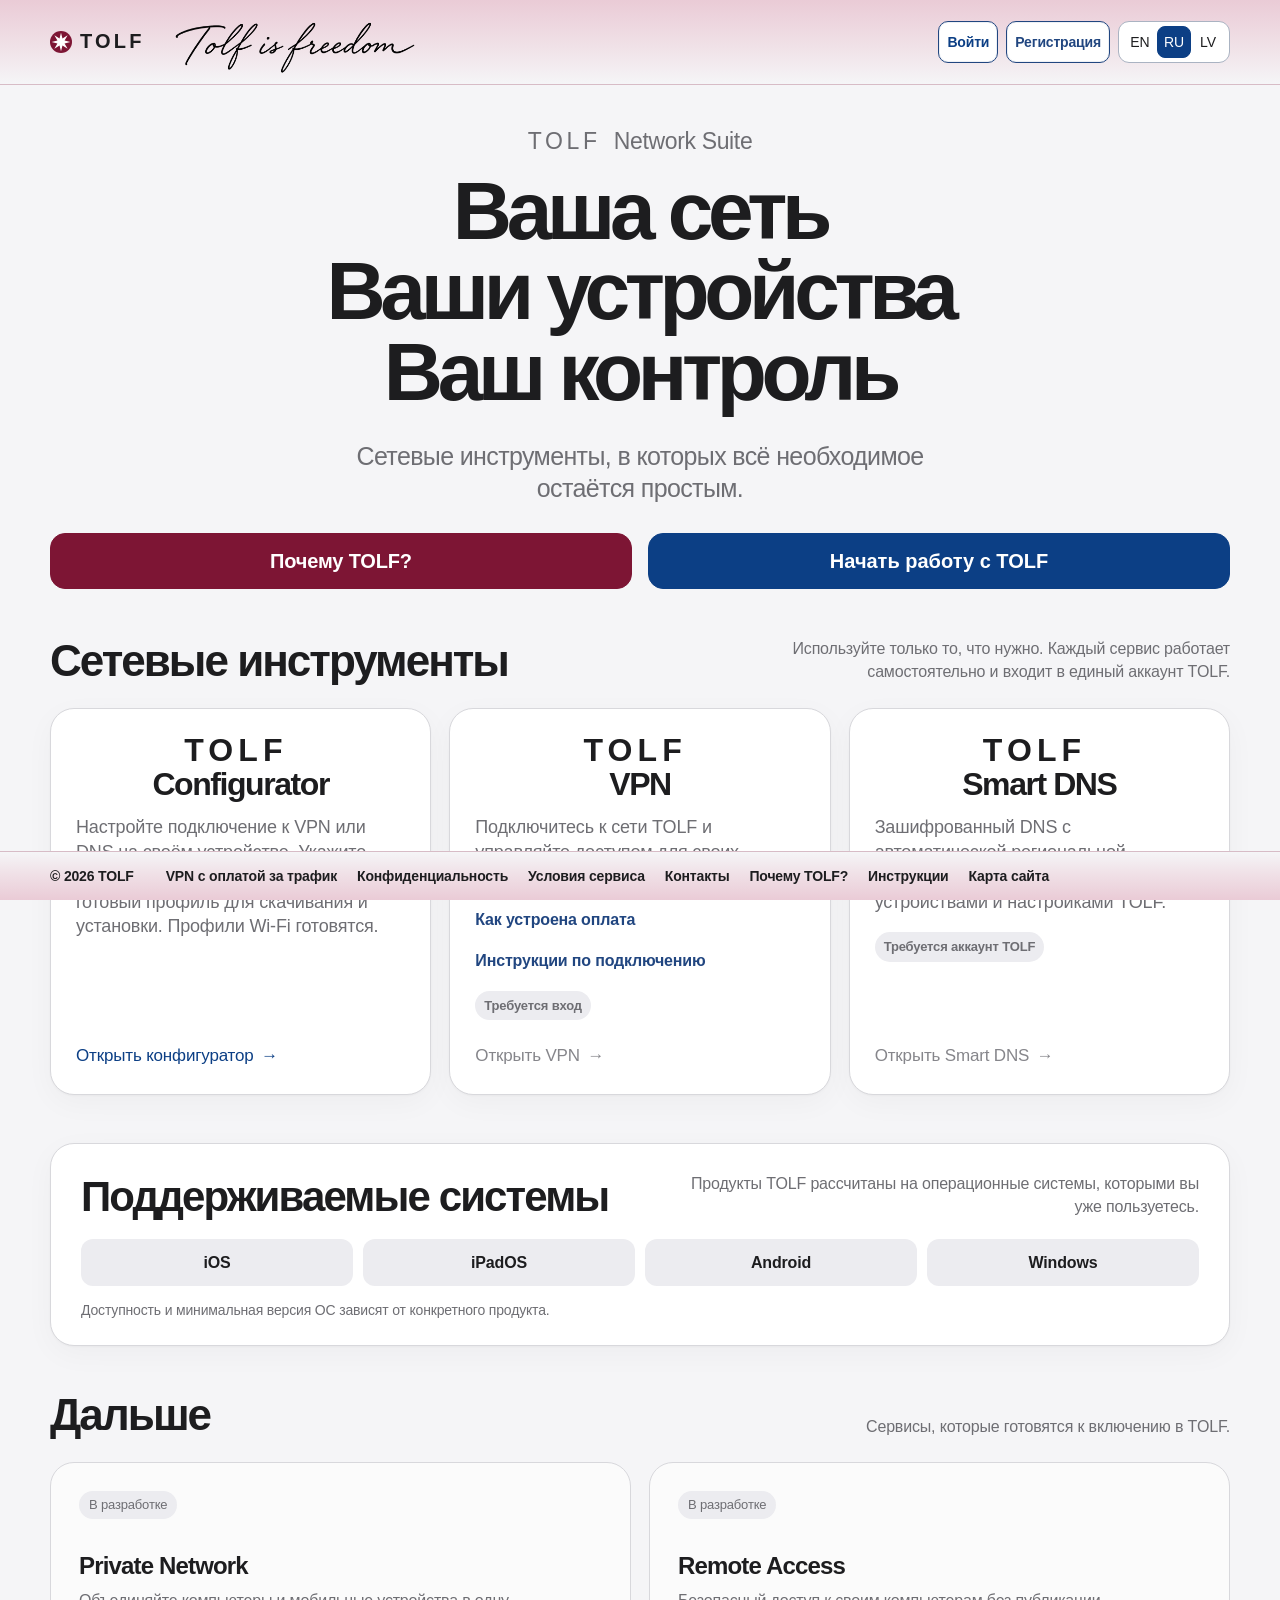
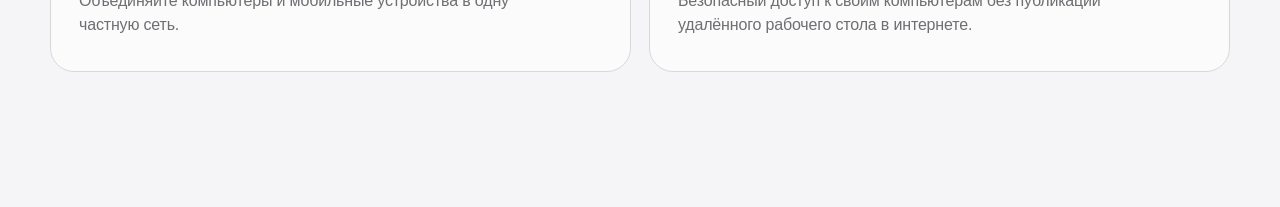
<file: ru/index.html>
<!DOCTYPE html>
<html lang="ru" data-tolf-ui="home">
<head>
<meta charset="utf-8"/>
<meta content="width=device-width, initial-scale=1, viewport-fit=cover" name="viewport"/>
<meta content="light dark" name="color-scheme"/>
<meta content="#f5f5f7" name="theme-color"/>
<title>TOLF Network Suite — VPN, Smart DNS и конфигуратор</title>





<meta content="index,follow" name="robots"/>

<link href="/styles.css?v=public-pricing-20261118" rel="stylesheet"/>
<style>
.brand { gap: 8px; }
.brand-mark {
  display: block;
  width: 22px;
  height: 22px;
  flex: 0 0 22px;
}
.product-grid { align-items: stretch; }
.card { min-height: 0; }
@media (min-width: 801px) {
  .product-grid { grid-template-columns: repeat(3, minmax(0, 1fr)); grid-auto-rows: 1fr; }
  .product-grid > .card { height: 100%; }
  .product-grid > .card .card-link { margin-top: auto; padding-top: 24px; }
}
.hero { padding: 40px 0 48px; }
#products { padding-bottom: 48px; }
#supported-systems { padding-bottom: 46px; }
.language :is(button, a).active {
  color: var(--text);
  background: #d9d9df;
  box-shadow: inset 0 0 0 1px rgba(0,0,0,.10);
}
.signup-link {
  min-height: 38px;
  display: inline-flex;
  align-items: center;
  padding: 0 11px;
  border: 1px solid color-mix(in srgb, var(--accent) 38%, var(--line-strong));
  border-radius: 10px;
  color: var(--accent);
  background: color-mix(in srgb, var(--accent) 6%, transparent);
  font-weight: 600;
  white-space: nowrap;
}
.signup-link:hover {
  background: color-mix(in srgb, var(--accent) 10%, transparent);
  border-color: color-mix(in srgb, var(--accent) 55%, var(--line-strong));
}

.smart-dns-requirement {
  display: inline-flex;
  align-self: flex-start;
  margin-top: 18px;
  padding: 5px 9px;
  border-radius: 999px;
  background: var(--soft);
  color: var(--secondary);
  font-size: 13px;
  font-weight: 560;
}
.smart-dns-card:not(.smart-dns-enabled) .smart-dns-link {
  color: var(--tertiary);
  cursor: default;
  pointer-events: none;
}
.smart-dns-card.smart-dns-enabled .smart-dns-requirement {
  display: none;
}
.supported-panel {
  padding: 28px 30px 24px;
  border: 1px solid var(--line);
  border-radius: var(--radius);
  background: var(--surface);
  box-shadow: var(--shadow);
}
.supported-head {
  display: flex;
  align-items: flex-end;
  justify-content: space-between;
  gap: 24px;
  margin-bottom: 20px;
}
.supported-head h2 {
  margin: 0;
  font-size: clamp(30px, 4vw, 42px);
  line-height: 1.05;
  letter-spacing: -0.045em;
  font-weight: 650;
}
.supported-head p {
  max-width: 520px;
  margin: 0;
  color: var(--secondary);
  text-align: right;
  font-size: 16px;
}
.supported-os {
  display: grid;
  grid-template-columns: repeat(4, minmax(0, 1fr));
  gap: 10px;
}
.supported-os div {
  padding: 12px 14px;
  border: 0;
  border-radius: 12px;
  background: var(--soft);
  text-align: center;
  font-size: 16px;
  font-weight: 580;
}
.supported-note {
  margin: 14px 0 0;
  color: var(--secondary);
  font-size: 14px;
}
.account-panel { padding: 32px; }
.account-features {
  display: grid;
  grid-template-columns: repeat(4, minmax(0, 1fr));
  gap: 26px;
  margin-top: 28px;
  border: 0;
}
.account-feature,
.account-feature + .account-feature {
  padding: 0;
  border: 0;
}
.account-feature strong {
  margin-bottom: 7px;
  font-size: 17px;
}
.account-feature span { display: block; }
.account-bottom { margin-top: 24px; }
@media (prefers-color-scheme: dark) {
  .language :is(button, a).active {
    background: #3a3a3c;
    box-shadow: inset 0 0 0 1px rgba(255,255,255,.12);
  }
}
@media (max-width: 800px) {
  .hero { padding: 40px 0 46px; }
  #products { padding-bottom: 42px; }
  #supported-systems { padding-bottom: 42px; }
  .account-features { grid-template-columns: repeat(2, minmax(0, 1fr)); gap: 24px; }
}
@media (max-width: 520px) {
  .hero { padding: 36px 0 42px; }
  html[lang="ru"] h1 { font-size: clamp(40px, 11.5vw, 46px); letter-spacing: -0.055em; }
  .signup-link { min-height: 34px; padding: 0 6px; font-size: 13px; }
  #products { padding-bottom: 34px; }
  #supported-systems { padding-bottom: 34px; }
  .supported-panel { padding: 23px; border-radius: 20px; }
  .supported-head { display: block; margin-bottom: 17px; }
  .supported-head p { margin-top: 10px; text-align: left; }
  .supported-os { grid-template-columns: repeat(2, minmax(0, 1fr)); gap: 8px; }
  .supported-os div { padding: 11px 10px; }
  .account-panel { padding: 25px; }
  .account-features { grid-template-columns: repeat(2, minmax(0, 1fr)); gap: 22px 18px; }
  .account-feature,
  .account-feature + .account-feature { padding: 0; border: 0; }
}
 .product-title{width:100%;text-align:center;} .product-title span{display:block;}
</style>
<link rel="stylesheet" href="/tolf-buttons.20260917-3.css?v=language-links-20261118">
<script defer src="/tolf-wordmark.20260917-3.js"></script>
<link rel="stylesheet" href="/tolf-header.20260919-1.css?v=language-links-20261118">
<link rel="stylesheet" href="/freedom.css?v=mobile-chat-position-20261119">
<meta name="description" content="VPN с оплатой за гигабайты, зашифрованный Smart DNS и бесплатный конфигуратор профилей VPN и DNS для ваших устройств.">
<link rel="canonical" href="https://tolf.is/ru/">
<link rel="alternate" hreflang="en" href="https://tolf.is/en/">
<link rel="alternate" hreflang="ru" href="https://tolf.is/ru/">
<link rel="alternate" hreflang="lv" href="https://tolf.is/lv/">
<link rel="alternate" hreflang="x-default" href="https://tolf.is/en/">
<meta property="og:type" content="website">
<meta property="og:url" content="https://tolf.is/ru/">
<meta property="og:title" content="TOLF Network Suite — VPN, Smart DNS и конфигуратор">
<meta property="og:description" content="VPN с оплатой за гигабайты, зашифрованный Smart DNS и бесплатный конфигуратор профилей VPN и DNS для ваших устройств.">
<script id="tolf-search-metadata" type="application/json">{"en": ["TOLF Network Suite — VPN, Smart DNS and configuration tools", "TOLF brings together VPN access, encrypted Smart DNS and a free VPN and DNS profile configurator for your devices."], "ru": ["TOLF Network Suite — VPN, Smart DNS и конфигуратор", "VPN с оплатой за гигабайты, зашифрованный Smart DNS и бесплатный конфигуратор профилей VPN и DNS для ваших устройств."], "lv": ["TOLF Network Suite — VPN, Smart DNS un konfigurators", "VPN ar maksu par gigabaitiem, šifrēts Smart DNS un bezmaksas VPN un DNS profilu konfigurators jūsu ierīcēm."]}</script>
<script defer src="/search-metadata.js?v=public-pricing-20261118"></script>
<meta property="og:locale" content="ru_RU">
<script type="application/ld+json">{"@context": "https://schema.org", "@type": "WebPage", "@id": "https://tolf.is/ru/#webpage", "url": "https://tolf.is/ru/", "name": "TOLF Network Suite — VPN, Smart DNS и конфигуратор", "description": "VPN с оплатой за гигабайты, зашифрованный Smart DNS и бесплатный конфигуратор профилей VPN и DNS для ваших устройств.", "inLanguage": "ru", "isPartOf": {"@type": "WebSite", "@id": "https://tolf.is/#website", "url": "https://tolf.is/", "name": "TOLF Network Suite"}}</script>
<link rel="stylesheet" href="/segmented-controls.css?v=20261127-selected-hover"></head>
<body>
<header class="topbar">
<div class="shell topbar-inner">
<a aria-label="Главная TOLF" class="brand" href="/ru/"><img class="brand-mark" src="/tolf-logo-star.svg?v=20260921-eight-ray" alt="" aria-hidden="true">TOLF</a>
<p class="freedom-motto" lang="en"><img src="/assets/tolf-freedom-signature.svg" alt="Tolf is freedom" width="2072" height="600" fetchpriority="high"></p>
<div class="top-actions">
<nav aria-label="Язык" class="tolf-language language">
<a id="lang-en" href="/en/" lang="en" hreflang="en" aria-label="English">EN</a>
<a id="lang-ru" href="/ru/" lang="ru" hreflang="ru" aria-label="Русский" class="active" aria-current="page">RU</a>
<a id="lang-lv" href="/lv/" lang="lv" hreflang="lv" aria-label="Latviešu">LV</a>
</nav>
<a class="account-link" data-en="Sign in" data-lv="Pieteikties" data-ru="Войти" href="https://vpn.tolf.is/auth/?mode=signin&amp;next=home">Войти</a>
<a class="signup-link" data-en="Sign up" data-lv="Reģistrēties" data-ru="Регистрация" href="https://vpn.tolf.is/auth/?mode=signup&amp;next=home">Регистрация</a>
</div>
</div>
</header>
<main>
<section class="hero">
<div class="shell">
<p class="eyebrow" data-en="TOLF Network Suite" data-lv="TOLF Network Suite" data-ru="TOLF Network Suite">TOLF Network Suite</p>
<h1 data-en="Your network&lt;br&gt;Your devices&lt;br&gt;Your control" data-lv="Jūsu tīkls&lt;br&gt;Jūsu ierīces&lt;br&gt;Jūsu kontrole" data-ru="Ваша сеть&lt;br&gt;Ваши устройства&lt;br&gt;Ваш контроль">Ваша сеть<br>Ваши устройства<br>Ваш контроль</h1>
<p class="hero-copy" data-en="Private networking tools designed to stay simple." data-lv="Privātā tīkla rīki, kas veidoti vienkāršai lietošanai." data-ru="Сетевые инструменты, в которых всё необходимое остаётся простым.">Сетевые инструменты, в которых всё необходимое остаётся простым.</p>
<div class="why-tolf-action"><a class="why-tolf-button" href="/ru/why-tolf.html" data-why-link data-en="Why TOLF?" data-ru="Почему TOLF?" data-lv="Kāpēc TOLF?">Почему TOLF?</a></div>
</div>
</section>
<section class="section" id="products">
<div class="shell">
<div class="section-heading">
<h2 data-en="Network tools" data-lv="Tīkla rīki" data-ru="Сетевые инструменты">Сетевые инструменты</h2>
<p data-en="Use only what you need. Each service works on its own and fits into one TOLF account." data-lv="Izmantojiet tikai to, kas nepieciešams. Katrs pakalpojums darbojas patstāvīgi un ir pieejams vienā TOLF kontā." data-ru="Используйте только то, что нужно. Каждый сервис работает самостоятельно и входит в единый аккаунт TOLF.">Используйте только то, что нужно. Каждый сервис работает самостоятельно и входит в единый аккаунт TOLF.</p>
</div>
<div class="product-grid">
<article class="card"><div class="product-heading"><h3 class="product-title"><span>TOLF</span><span>VPN</span></h3></div><p data-en="Connect to the TOLF network and manage access for your devices." data-lv="Pievienojieties TOLF tīklam un pārvaldiet piekļuvi savām ierīcēm." data-ru="Подключитесь к сети TOLF и управляйте доступом для своих устройств.">Подключитесь к сети TOLF и управляйте доступом для своих устройств.</p><a class="payment-info-link" data-payment-overview href="https://vpn.tolf.is/ru/" data-en="How pricing works" data-ru="Как устроена оплата" data-lv="Kā darbojas apmaksa">Как устроена оплата</a><a class="payment-info-link" data-guides-link href="https://vpn.tolf.is/ru/guides/" data-en="Connection guides" data-ru="Инструкции по подключению" data-lv="Savienojuma instrukcijas">Инструкции по подключению</a><a class="card-link" data-en="Open VPN &lt;span class='arrow'&gt;→&lt;/span&gt;" data-lv="Atvērt VPN &lt;span class='arrow'&gt;→&lt;/span&gt;" data-route="vpn" data-ru="Открыть VPN &lt;span class='arrow'&gt;→&lt;/span&gt;" href="https://vpn.tolf.is/?lang=ru">Открыть VPN <span class='arrow'>→</span></a></article>
<article class="card"><div class="product-heading"><h3 class="product-title"><span>TOLF</span><span>Configurator</span></h3></div><p data-en="Set up a VPN connection or DNS on your device. Enter the settings to create a profile you can download and install. Wi-Fi profiles are being prepared." data-lv="Iestatiet VPN savienojumu vai DNS savā ierīcē. Ievadiet parametrus — konfigurators izveidos lejupielādējamu un instalējamu profilu. Wi-Fi profili tiek gatavoti." data-ru="Настройте подключение к VPN или DNS на своём устройстве. Укажите параметры — конфигуратор создаст готовый профиль для скачивания и установки. Профили Wi-Fi готовятся.">Настройте подключение к VPN или DNS на своём устройстве. Укажите параметры — конфигуратор создаст готовый профиль для скачивания и установки. Профили Wi-Fi готовятся.</p><a class="card-link" data-en="Open Configurator &lt;span class='arrow'&gt;→&lt;/span&gt;" data-lv="Atvērt konfiguratoru &lt;span class='arrow'&gt;→&lt;/span&gt;" data-route="configurator" data-ru="Открыть конфигуратор &lt;span class='arrow'&gt;→&lt;/span&gt;" href="https://configurator.tolf.is/?lang=ru">Открыть конфигуратор <span class='arrow'>→</span></a></article>
<article class="card smart-dns-card" data-smart-dns-card><div class="product-heading"><h3 class="product-title"><span>TOLF</span><span>Smart DNS</span></h3></div><p data-en="Encrypted DNS with automatic regional routing, personal devices and TOLF-managed settings." data-lv="Šifrēts DNS ar automātisku reģionālo maršrutēšanu, personīgajām ierīcēm un TOLF pārvaldītiem iestatījumiem." data-ru="Зашифрованный DNS с автоматической региональной маршрутизацией, персональными устройствами и настройками TOLF.">Зашифрованный DNS с автоматической региональной маршрутизацией, персональными устройствами и настройками TOLF.</p><span class="smart-dns-requirement" data-en="TOLF account required" data-lv="Nepieciešams TOLF konts" data-ru="Требуется аккаунт TOLF">Требуется аккаунт TOLF</span><a class="card-link smart-dns-link" data-smart-dns-link data-en="Open Smart DNS &lt;span class='arrow'&gt;→&lt;/span&gt;" data-lv="Atvērt Smart DNS &lt;span class='arrow'&gt;→&lt;/span&gt;" data-ru="Открыть Smart DNS &lt;span class='arrow'&gt;→&lt;/span&gt;" href="#" aria-disabled="true" tabindex="-1">Открыть Smart DNS <span class='arrow'>→</span></a></article>
</div>
</div>
</section>
<section class="section" id="supported-systems">
<div class="shell">
<div class="supported-panel">
<div class="supported-head">
<h2 data-en="Supported systems" data-lv="Atbalstītās sistēmas" data-ru="Поддерживаемые системы">Поддерживаемые системы</h2>
<p data-en="TOLF products are built for the operating systems you already use." data-lv="TOLF produkti ir veidoti operētājsistēmām, kuras jūs jau izmantojat." data-ru="Продукты TOLF рассчитаны на операционные системы, которыми вы уже пользуетесь.">Продукты TOLF рассчитаны на операционные системы, которыми вы уже пользуетесь.</p>
</div>
<div class="supported-os" aria-label="Поддерживаемые операционные системы">
<div>iOS</div>
<div>iPadOS</div>
<div>Android</div>
<div>Windows</div>
</div>
<p class="supported-note" data-en="Availability and minimum OS versions vary by product." data-lv="Pieejamība un minimālā operētājsistēmas versija ir atkarīga no produkta." data-ru="Доступность и минимальная версия ОС зависят от конкретного продукта.">Доступность и минимальная версия ОС зависят от конкретного продукта.</p>
</div>
</div>
</section>
<section class="section">
<div class="shell">
<div class="section-heading"><h2 data-en="Coming next" data-lv="Drīzumā" data-ru="Дальше">Дальше</h2><p data-en="Services currently being prepared for the TOLF suite." data-lv="Pakalpojumi, kas pašlaik tiek gatavoti TOLF komplektam." data-ru="Сервисы, которые готовятся к включению в TOLF.">Сервисы, которые готовятся к включению в TOLF.</p></div>
<div class="coming-grid">
<article class="coming-card"><span class="coming-badge" data-en="In development" data-lv="Izstrādē" data-ru="В разработке">В разработке</span><h3 data-en="Private Network" data-lv="Private Network" data-ru="Private Network">Private Network</h3><p data-en="Connect your computers and mobile devices into one private network." data-lv="Apvienojiet datorus un mobilās ierīces vienā privātā tīklā." data-ru="Объединяйте компьютеры и мобильные устройства в одну частную сеть.">Объединяйте компьютеры и мобильные устройства в одну частную сеть.</p></article>
<article class="coming-card"><span class="coming-badge" data-en="In development" data-lv="Izstrādē" data-ru="В разработке">В разработке</span><h3 data-en="Remote Access" data-lv="Remote Access" data-ru="Remote Access">Remote Access</h3><p data-en="Reach your computers securely without exposing remote desktop services to the internet." data-lv="Droši piekļūstiet saviem datoriem, neatverot attālās darbvirsmas pakalpojumus internetam." data-ru="Безопасный доступ к своим компьютерам без публикации удалённого рабочего стола в интернете.">Безопасный доступ к своим компьютерам без публикации удалённого рабочего стола в интернете.</p></article>
</div>
</div>
</section>
</main>
<footer><div class="shell footer-inner"><div>© <span id="year"></span> TOLF</div><nav aria-label="Ссылки" class="footer-links"><a href="https://vpn.tolf.is/ru/" data-vpn-overview>VPN с оплатой за трафик</a><a data-en="Privacy" data-lv="Privātums" data-route="privacy" data-ru="Конфиденциальность" href="https://vpn.tolf.is/ru/privacy.html">Конфиденциальность</a><a data-en="Terms and Conditions" data-lv="Pakalpojuma noteikumi" data-route="terms" data-ru="Условия сервиса" href="https://vpn.tolf.is/ru/terms.html">Условия сервиса</a><a data-en="Contact" data-lv="Kontakti" data-route="contact" data-ru="Контакты" href="https://vpn.tolf.is/ru/contact.html">Контакты</a><a href="/ru/why-tolf.html" data-why-link data-en="Why TOLF?" data-ru="Почему TOLF?" data-lv="Kāpēc TOLF?">Почему TOLF?</a><a data-guides-link href="https://vpn.tolf.is/ru/guides/" data-en="Guides" data-ru="Инструкции" data-lv="Instrukcijas">Инструкции</a><a href="/ru/sitemap.html" data-sitemap-link data-en="Sitemap" data-ru="Карта сайта" data-lv="Vietnes karte">Карта сайта</a></nav></div></footer>
<script defer src="/passkey-session-label.20260917-1.js"></script>
<script defer src="/app.js?v=mobile-bars-20261119"></script>
<script defer src="/account-state.js?v=account-label-20261004-1"></script>
<script defer src="/chatwoot-support.js?v=persistent-notice-20261109"></script>
</body>
</html>
</file>
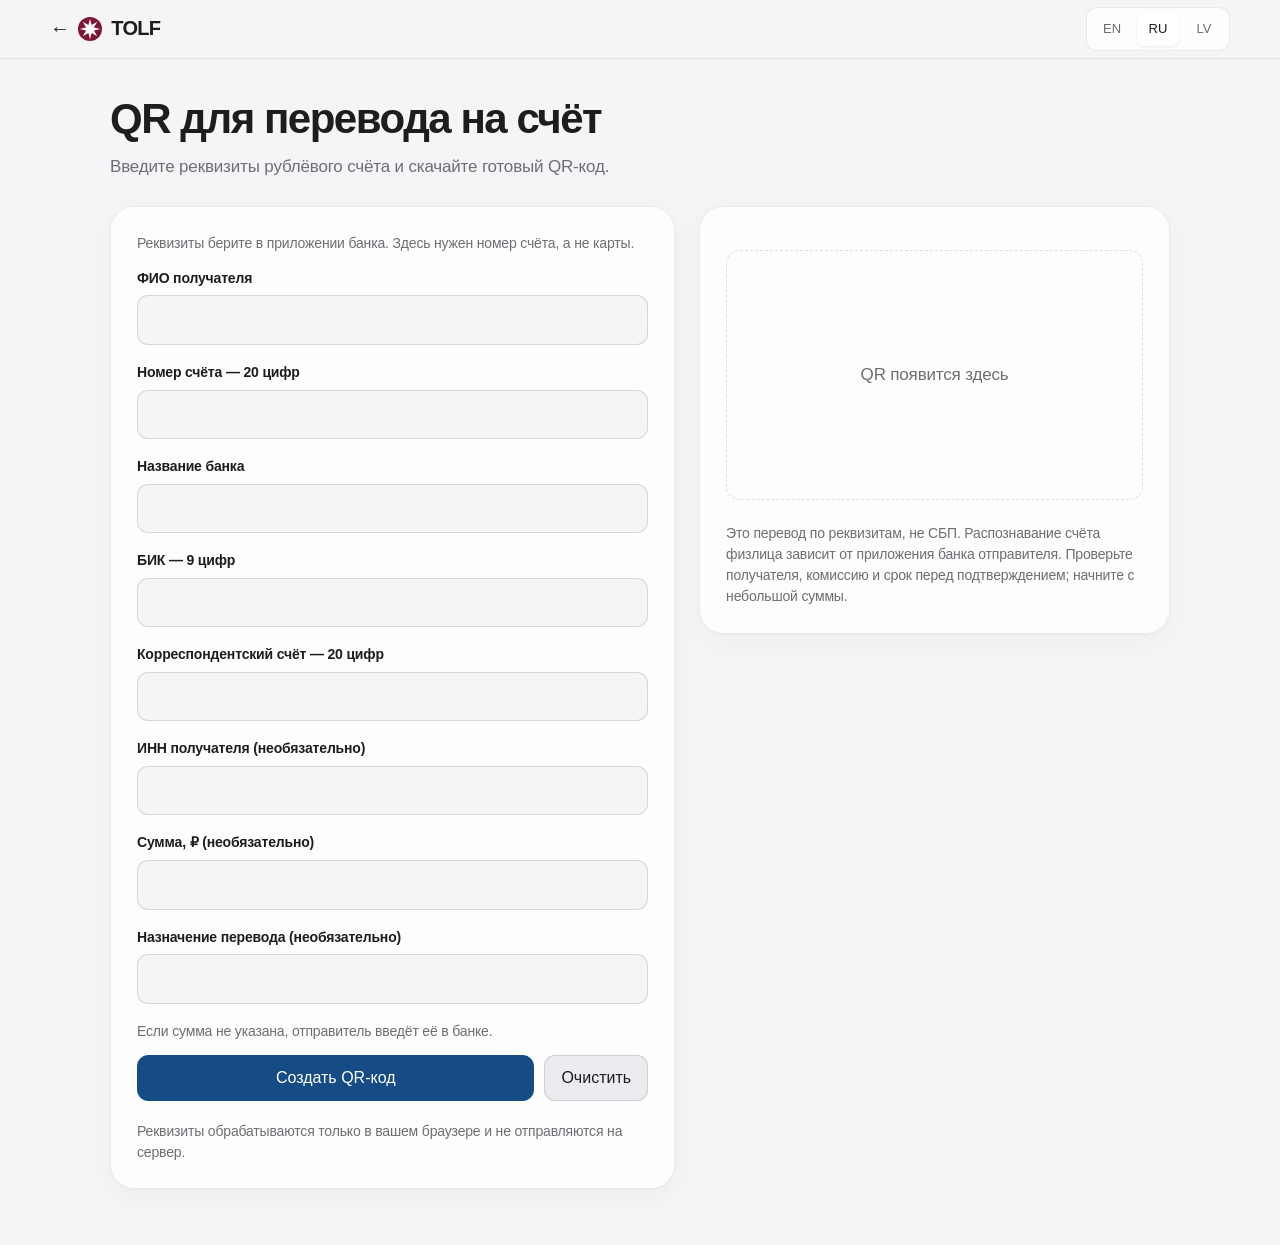
<file: tools/payment-qr/index.html>
<!doctype html><html lang="ru"><head><meta charset="utf-8"><meta name="viewport" content="width=device-width,initial-scale=1,viewport-fit=cover"><meta name="color-scheme" content="light dark"><meta name="referrer" content="no-referrer"><meta http-equiv="Content-Security-Policy" content="default-src 'none'; script-src 'self'; style-src 'self'; img-src 'self' blob: data:; connect-src 'none'; font-src 'self'; base-uri 'none'; form-action 'none'; object-src 'none'"><title>QR для перевода на счёт — TOLF</title><link rel="stylesheet" href="/styles.css"><link rel="stylesheet" href="payment-qr.css"><script defer src="qrcode.js"></script><script defer src="payment-qr.js"></script></head><body><header class="topbar"><div class="shell topbar-inner"><a class="brand" href="/" aria-label="TOLF"><span aria-hidden="true">←</span><img src="/tolf-logo-star.svg" width="24" height="24" alt="">TOLF</a><div class="language"><button type="button" data-lang="en">EN</button><button type="button" data-lang="ru">RU</button><button type="button" data-lang="lv">LV</button></div></div></header><main class="shell qr-main"><h1><span data-i="0">QR для перевода на счёт</span></h1><p class="intro"><span data-i="1">Введите реквизиты рублёвого счёта и скачайте готовый QR-код.</span></p><div class="qr-layout"><section class="qr-panel"><p class="hint"><span data-i="26">Реквизиты берите в приложении банка. Здесь нужен номер счёта, а не карты.</span></p><form id="payment-form"><label><span data-i="2">ФИО получателя</span><input id="Name" name="Name" maxlength="160" required autocomplete="off" spellcheck="false"></label><label><span data-i="3">Номер счёта — 20 цифр</span><input id="PersonalAcc" name="PersonalAcc" maxlength="40" required inputmode="numeric" autocomplete="off" spellcheck="false"></label><label><span data-i="4">Название банка</span><input id="BankName" name="BankName" maxlength="160" required autocomplete="off" spellcheck="false"></label><label><span data-i="5">БИК — 9 цифр</span><input id="BIC" name="BIC" maxlength="16" required inputmode="numeric" autocomplete="off" spellcheck="false"></label><label><span data-i="6">Корреспондентский счёт — 20 цифр</span><input id="CorrespAcc" name="CorrespAcc" maxlength="40" required inputmode="numeric" autocomplete="off" spellcheck="false"></label><label><span data-i="7">ИНН получателя (необязательно)</span><input id="PayeeINN" name="PayeeINN" maxlength="12" inputmode="numeric" autocomplete="off" spellcheck="false"></label><label><span data-i="8">Сумма, ₽ (необязательно)</span><input id="Sum" name="Sum" maxlength="16" inputmode="decimal" autocomplete="off" spellcheck="false"></label><label><span data-i="9">Назначение перевода (необязательно)</span><input id="Purpose" name="Purpose" maxlength="210" autocomplete="off" spellcheck="false"></label><p class="hint"><span data-i="17">Если сумма не указана, отправитель введёт её в банке.</span></p><p id="error" role="alert"></p><div class="actions"><button class="primary" type="submit"><span data-i="10">Создать QR-код</span></button><button type="reset"><span data-i="11">Очистить</span></button></div></form><p class="privacy"><span data-i="15">Реквизиты обрабатываются только в вашем браузере и не отправляются на сервер.</span></p></section><section class="qr-panel result" aria-label="QR"><p id="empty"><span data-i="14">QR появится здесь</span></p><canvas id="qr" hidden aria-label="Payment QR code" role="img"></canvas><p id="status" role="status"></p><div id="downloads" hidden><a id="download" class="primary button" download="TOLF-payment-QR.png"><span data-i="12">Скачать PNG</span></a><button type="button" id="open"><span data-i="13">Открыть картинку</span></button><button type="button" id="share" hidden><span data-i="29">Поделиться PNG</span></button></div><p class="hint notice"><span data-i="16">Это перевод по реквизитам, не СБП. Распознавание счёта физлица зависит от приложения банка отправителя. Проверьте получателя, комиссию и срок перед подтверждением; начните с небольшой суммы.</span></p></section></div></main></body></html>
</file>
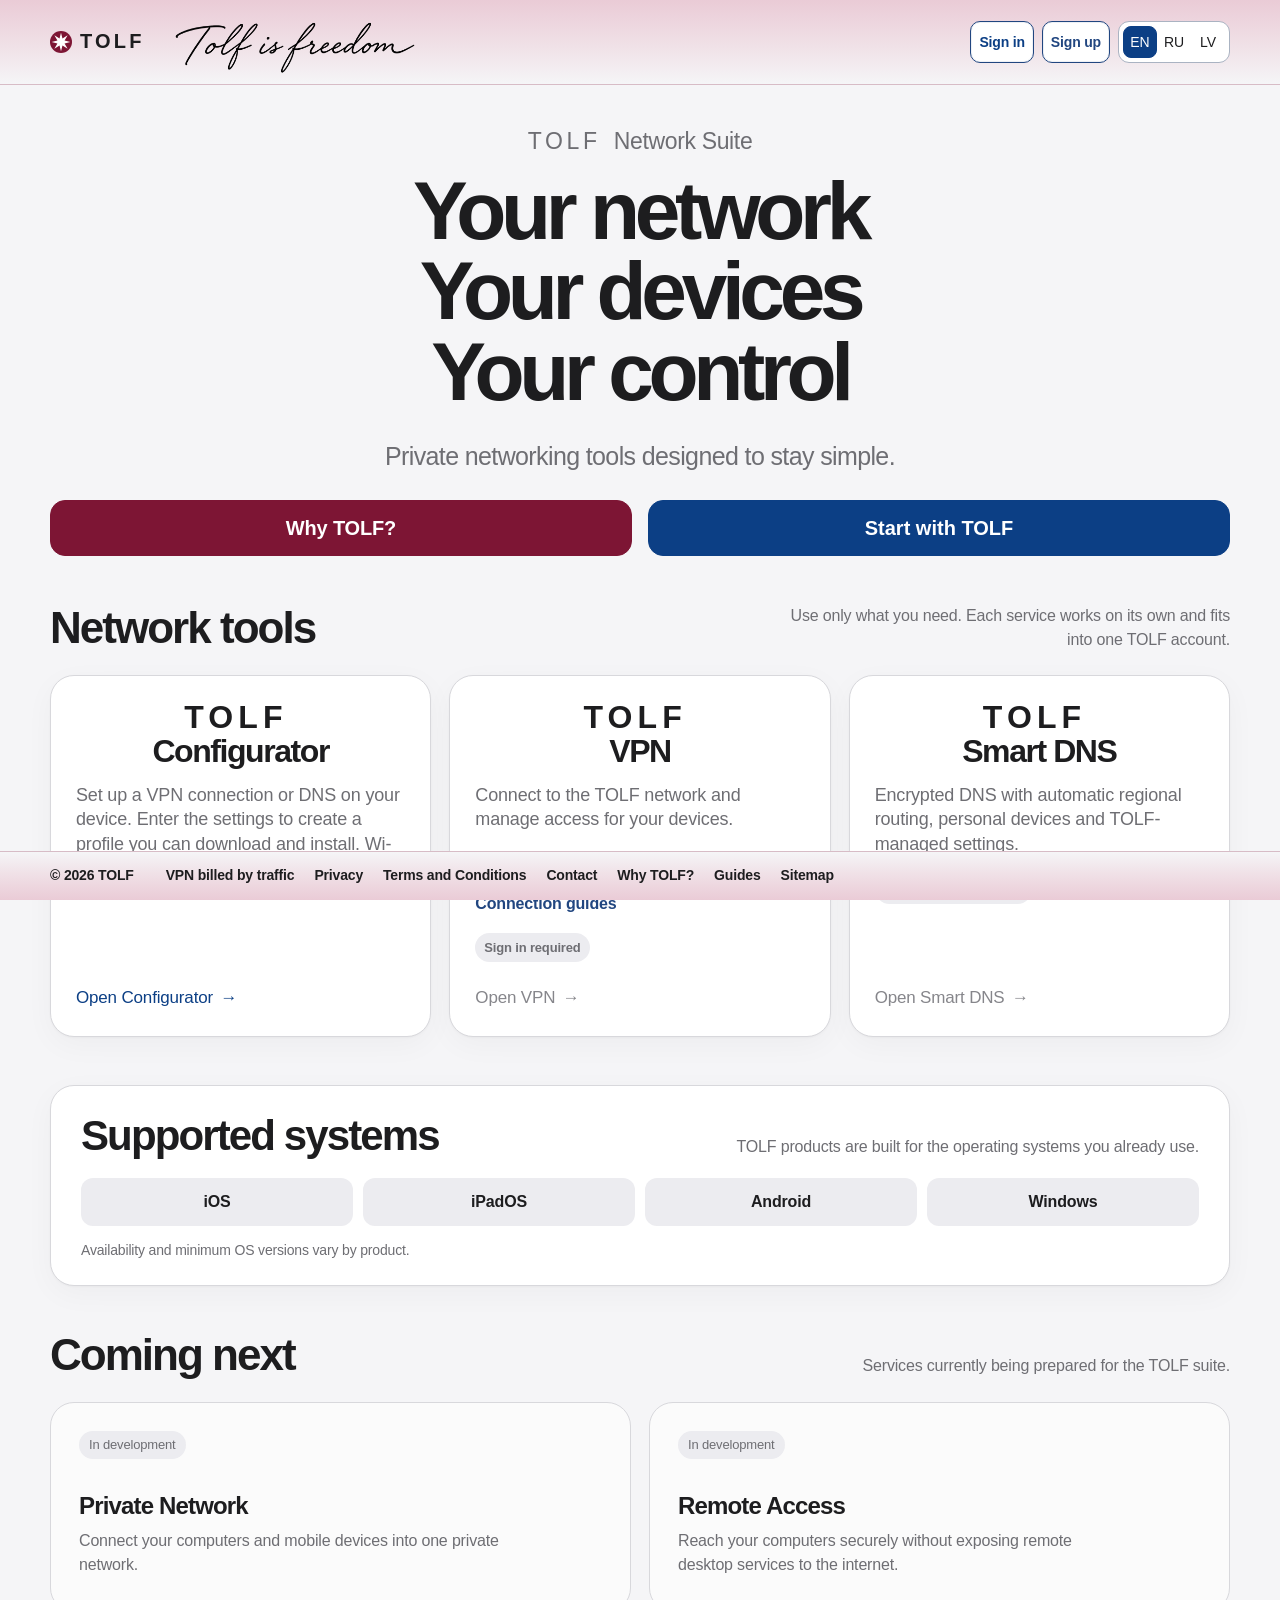
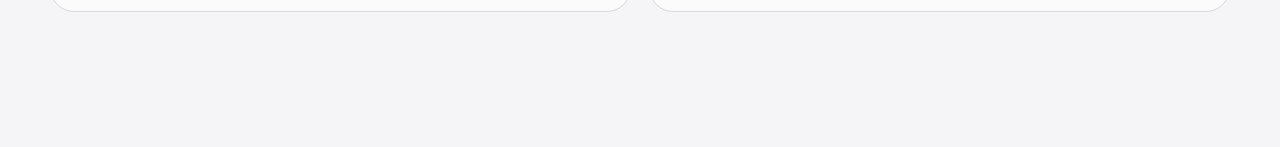
<file: templates/home.html>
<!DOCTYPE html>
<html lang="en" data-tolf-ui="home">
<head>
<meta charset="utf-8"/>
<meta content="width=device-width, initial-scale=1, viewport-fit=cover" name="viewport"/>
<meta content="light dark" name="color-scheme"/>
<meta content="#f5f5f7" name="theme-color"/>
<title>TOLF Network Suite — VPN, Smart DNS and configuration tools</title>





<meta content="index,follow" name="robots"/>

<link href="/styles.css?v=public-pricing-20261118" rel="stylesheet"/>
<style>
.brand { gap: 8px; }
.brand-mark {
  display: block;
  width: 22px;
  height: 22px;
  flex: 0 0 22px;
}
.product-grid { align-items: stretch; }
.card { min-height: 0; }
@media (min-width: 801px) {
  .product-grid { grid-template-columns: repeat(3, minmax(0, 1fr)); grid-auto-rows: 1fr; }
  .product-grid > .card { height: 100%; }
  .product-grid > .card .card-link { margin-top: auto; padding-top: 24px; }
}
.hero { padding: 40px 0 48px; }
#products { padding-bottom: 48px; }
#supported-systems { padding-bottom: 46px; }
.language :is(button, a).active {
  color: var(--text);
  background: #d9d9df;
  box-shadow: inset 0 0 0 1px rgba(0,0,0,.10);
}
.signup-link {
  min-height: 38px;
  display: inline-flex;
  align-items: center;
  padding: 0 11px;
  border: 1px solid color-mix(in srgb, var(--accent) 38%, var(--line-strong));
  border-radius: 10px;
  color: var(--accent);
  background: color-mix(in srgb, var(--accent) 6%, transparent);
  font-weight: 600;
  white-space: nowrap;
}
.signup-link:hover {
  background: color-mix(in srgb, var(--accent) 10%, transparent);
  border-color: color-mix(in srgb, var(--accent) 55%, var(--line-strong));
}

.smart-dns-requirement {
  display: inline-flex;
  align-self: flex-start;
  margin-top: 18px;
  padding: 5px 9px;
  border-radius: 999px;
  background: var(--soft);
  color: var(--secondary);
  font-size: 13px;
  font-weight: 560;
}
.smart-dns-card:not(.smart-dns-enabled) .smart-dns-link {
  color: var(--tertiary);
  cursor: default;
  pointer-events: none;
}
.smart-dns-card.smart-dns-enabled .smart-dns-requirement {
  display: none;
}
.supported-panel {
  padding: 28px 30px 24px;
  border: 1px solid var(--line);
  border-radius: var(--radius);
  background: var(--surface);
  box-shadow: var(--shadow);
}
.supported-head {
  display: flex;
  align-items: flex-end;
  justify-content: space-between;
  gap: 24px;
  margin-bottom: 20px;
}
.supported-head h2 {
  margin: 0;
  font-size: clamp(30px, 4vw, 42px);
  line-height: 1.05;
  letter-spacing: -0.045em;
  font-weight: 650;
}
.supported-head p {
  max-width: 520px;
  margin: 0;
  color: var(--secondary);
  text-align: right;
  font-size: 16px;
}
.supported-os {
  display: grid;
  grid-template-columns: repeat(4, minmax(0, 1fr));
  gap: 10px;
}
.supported-os div {
  padding: 12px 14px;
  border: 0;
  border-radius: 12px;
  background: var(--soft);
  text-align: center;
  font-size: 16px;
  font-weight: 580;
}
.supported-note {
  margin: 14px 0 0;
  color: var(--secondary);
  font-size: 14px;
}
.account-panel { padding: 32px; }
.account-features {
  display: grid;
  grid-template-columns: repeat(4, minmax(0, 1fr));
  gap: 26px;
  margin-top: 28px;
  border: 0;
}
.account-feature,
.account-feature + .account-feature {
  padding: 0;
  border: 0;
}
.account-feature strong {
  margin-bottom: 7px;
  font-size: 17px;
}
.account-feature span { display: block; }
.account-bottom { margin-top: 24px; }
@media (prefers-color-scheme: dark) {
  .language :is(button, a).active {
    background: #3a3a3c;
    box-shadow: inset 0 0 0 1px rgba(255,255,255,.12);
  }
}
@media (max-width: 800px) {
  .hero { padding: 40px 0 46px; }
  #products { padding-bottom: 42px; }
  #supported-systems { padding-bottom: 42px; }
  .account-features { grid-template-columns: repeat(2, minmax(0, 1fr)); gap: 24px; }
}
@media (max-width: 520px) {
  .hero { padding: 36px 0 42px; }
  html[lang="ru"] h1 { font-size: clamp(40px, 11.5vw, 46px); letter-spacing: -0.055em; }
  .signup-link { min-height: 34px; padding: 0 6px; font-size: 13px; }
  #products { padding-bottom: 34px; }
  #supported-systems { padding-bottom: 34px; }
  .supported-panel { padding: 23px; border-radius: 20px; }
  .supported-head { display: block; margin-bottom: 17px; }
  .supported-head p { margin-top: 10px; text-align: left; }
  .supported-os { grid-template-columns: repeat(2, minmax(0, 1fr)); gap: 8px; }
  .supported-os div { padding: 11px 10px; }
  .account-panel { padding: 25px; }
  .account-features { grid-template-columns: repeat(2, minmax(0, 1fr)); gap: 22px 18px; }
  .account-feature,
  .account-feature + .account-feature { padding: 0; border: 0; }
}
 .product-title{width:100%;text-align:center;} .product-title span{display:block;}
</style>
<link rel="stylesheet" href="/tolf-buttons.20260917-3.css?v=language-links-20261118">
<script defer src="/tolf-wordmark.20260917-3.js"></script>
<link rel="stylesheet" href="/tolf-header.20260919-1.css?v=language-links-20261118">
<link rel="stylesheet" href="/freedom.css?v=mobile-chat-position-20261119">
<meta name="description" content="TOLF brings together VPN access, encrypted Smart DNS and a free VPN and DNS profile configurator for your devices.">
<link rel="canonical" href="https://tolf.is/">
<meta property="og:type" content="website">
<meta property="og:url" content="https://tolf.is/">
<meta property="og:title" content="TOLF Network Suite — VPN, Smart DNS and configuration tools">
<meta property="og:description" content="TOLF brings together VPN access, encrypted Smart DNS and a free VPN and DNS profile configurator for your devices.">
<script id="tolf-search-metadata" type="application/json">{"en": ["TOLF Network Suite — VPN, Smart DNS and configuration tools", "TOLF brings together VPN access, encrypted Smart DNS and a free VPN and DNS profile configurator for your devices."], "ru": ["TOLF Network Suite — VPN, Smart DNS и конфигуратор", "VPN с оплатой за гигабайты, зашифрованный Smart DNS и бесплатный конфигуратор профилей VPN и DNS для ваших устройств."], "lv": ["TOLF Network Suite — VPN, Smart DNS un konfigurators", "VPN ar maksu par gigabaitiem, šifrēts Smart DNS un bezmaksas VPN un DNS profilu konfigurators jūsu ierīcēm."]}</script>
<script defer src="/search-metadata.js?v=public-pricing-20261118"></script>
<link rel="stylesheet" href="/segmented-controls.css?v=20261127-selected-hover"></head>
<body>
<header class="topbar">
<div class="shell topbar-inner">
<a aria-label="TOLF home" class="brand" href="/"><img class="brand-mark" src="/tolf-logo-star.svg?v=20260921-eight-ray" alt="" aria-hidden="true">TOLF</a>
<p class="freedom-motto" lang="en"><img src="/assets/tolf-freedom-signature.svg" alt="Tolf is freedom" width="2072" height="600" fetchpriority="high"></p>
<div class="top-actions">
<nav aria-label="Language" class="tolf-language language">
<a id="lang-en" href="/en/" lang="en" hreflang="en" aria-label="English">EN</a>
<a id="lang-ru" href="/ru/" lang="ru" hreflang="ru" aria-label="Русский">RU</a>
<a id="lang-lv" href="/lv/" lang="lv" hreflang="lv" aria-label="Latviešu">LV</a>
</nav>
<a class="account-link" data-en="Sign in" data-lv="Pieteikties" data-ru="Войти" href="https://vpn.tolf.is/auth/?mode=signin&amp;next=home">Sign in</a>
<a class="signup-link" data-en="Sign up" data-lv="Reģistrēties" data-ru="Регистрация" href="https://vpn.tolf.is/auth/?mode=signup&amp;next=home">Sign up</a>
</div>
</div>
</header>
<main>
<section class="hero">
<div class="shell">
<p class="eyebrow" data-en="TOLF Network Suite" data-lv="TOLF Network Suite" data-ru="TOLF Network Suite">TOLF Network Suite</p>
<h1 data-en="Your network&lt;br&gt;Your devices&lt;br&gt;Your control" data-lv="Jūsu tīkls&lt;br&gt;Jūsu ierīces&lt;br&gt;Jūsu kontrole" data-ru="Ваша сеть&lt;br&gt;Ваши устройства&lt;br&gt;Ваш контроль">Your network<br/>Your devices<br/>Your control</h1>
<p class="hero-copy" data-en="Private networking tools designed to stay simple." data-lv="Privātā tīkla rīki, kas veidoti vienkāršai lietošanai." data-ru="Сетевые инструменты, в которых всё необходимое остаётся простым.">Private networking tools designed to stay simple.</p>
<div class="why-tolf-action"><a class="why-tolf-button" href="/en/why-tolf.html" data-why-link data-en="Why TOLF?" data-ru="Почему TOLF?" data-lv="Kāpēc TOLF?">Why TOLF?</a></div>
</div>
</section>
<section class="section" id="products">
<div class="shell">
<div class="section-heading">
<h2 data-en="Network tools" data-lv="Tīkla rīki" data-ru="Сетевые инструменты">Network tools</h2>
<p data-en="Use only what you need. Each service works on its own and fits into one TOLF account." data-lv="Izmantojiet tikai to, kas nepieciešams. Katrs pakalpojums darbojas patstāvīgi un ir pieejams vienā TOLF kontā." data-ru="Используйте только то, что нужно. Каждый сервис работает самостоятельно и входит в единый аккаунт TOLF.">Use only what you need. Each service works on its own and fits into one TOLF account.</p>
</div>
<div class="product-grid">
<article class="card"><div class="product-heading"><h3 class="product-title"><span>TOLF</span><span>VPN</span></h3></div><p data-en="Connect to the TOLF network and manage access for your devices." data-lv="Pievienojieties TOLF tīklam un pārvaldiet piekļuvi savām ierīcēm." data-ru="Подключитесь к сети TOLF и управляйте доступом для своих устройств.">Connect to the TOLF network and manage access for your devices.</p><a class="payment-info-link" data-payment-overview href="https://vpn.tolf.is/en/" data-en="How pricing works" data-ru="Как устроена оплата" data-lv="Kā darbojas apmaksa">How pricing works</a><a class="payment-info-link" data-guides-link href="https://vpn.tolf.is/en/guides/" data-en="Connection guides" data-ru="Инструкции по подключению" data-lv="Savienojuma instrukcijas">Connection guides</a><a class="card-link" data-en="Open VPN &lt;span class='arrow'&gt;→&lt;/span&gt;" data-lv="Atvērt VPN &lt;span class='arrow'&gt;→&lt;/span&gt;" data-route="vpn" data-ru="Открыть VPN &lt;span class='arrow'&gt;→&lt;/span&gt;" href="https://vpn.tolf.is/">Open VPN <span class="arrow">→</span></a></article>
<article class="card"><div class="product-heading"><h3 class="product-title"><span>TOLF</span><span>Configurator</span></h3></div><p data-en="Set up a VPN connection or DNS on your device. Enter the settings to create a profile you can download and install. Wi-Fi profiles are being prepared." data-lv="Iestatiet VPN savienojumu vai DNS savā ierīcē. Ievadiet parametrus — konfigurators izveidos lejupielādējamu un instalējamu profilu. Wi-Fi profili tiek gatavoti." data-ru="Настройте подключение к VPN или DNS на своём устройстве. Укажите параметры — конфигуратор создаст готовый профиль для скачивания и установки. Профили Wi-Fi готовятся.">Set up a VPN connection or DNS on your device. Enter the settings to create a profile you can download and install. Wi-Fi profiles are being prepared.</p><a class="card-link" data-en="Open Configurator &lt;span class='arrow'&gt;→&lt;/span&gt;" data-lv="Atvērt konfiguratoru &lt;span class='arrow'&gt;→&lt;/span&gt;" data-route="configurator" data-ru="Открыть конфигуратор &lt;span class='arrow'&gt;→&lt;/span&gt;" href="https://configurator.tolf.is/">Open Configurator <span class="arrow">→</span></a></article>
<article class="card smart-dns-card" data-smart-dns-card><div class="product-heading"><h3 class="product-title"><span>TOLF</span><span>Smart DNS</span></h3></div><p data-en="Encrypted DNS with automatic regional routing, personal devices and TOLF-managed settings." data-lv="Šifrēts DNS ar automātisku reģionālo maršrutēšanu, personīgajām ierīcēm un TOLF pārvaldītiem iestatījumiem." data-ru="Зашифрованный DNS с автоматической региональной маршрутизацией, персональными устройствами и настройками TOLF.">Encrypted DNS with automatic regional routing, personal devices and TOLF-managed settings.</p><span class="smart-dns-requirement" data-en="TOLF account required" data-lv="Nepieciešams TOLF konts" data-ru="Требуется аккаунт TOLF">TOLF account required</span><a class="card-link smart-dns-link" data-smart-dns-link data-en="Open Smart DNS &lt;span class='arrow'&gt;→&lt;/span&gt;" data-lv="Atvērt Smart DNS &lt;span class='arrow'&gt;→&lt;/span&gt;" data-ru="Открыть Smart DNS &lt;span class='arrow'&gt;→&lt;/span&gt;" href="#" aria-disabled="true" tabindex="-1">Open Smart DNS <span class="arrow">→</span></a></article>
</div>
</div>
</section>
<section class="section" id="supported-systems">
<div class="shell">
<div class="supported-panel">
<div class="supported-head">
<h2 data-en="Supported systems" data-lv="Atbalstītās sistēmas" data-ru="Поддерживаемые системы">Supported systems</h2>
<p data-en="TOLF products are built for the operating systems you already use." data-lv="TOLF produkti ir veidoti operētājsistēmām, kuras jūs jau izmantojat." data-ru="Продукты TOLF рассчитаны на операционные системы, которыми вы уже пользуетесь.">TOLF products are built for the operating systems you already use.</p>
</div>
<div class="supported-os" aria-label="Supported operating systems">
<div>iOS</div>
<div>iPadOS</div>
<div>Android</div>
<div>Windows</div>
</div>
<p class="supported-note" data-en="Availability and minimum OS versions vary by product." data-lv="Pieejamība un minimālā operētājsistēmas versija ir atkarīga no produkta." data-ru="Доступность и минимальная версия ОС зависят от конкретного продукта.">Availability and minimum OS versions vary by product.</p>
</div>
</div>
</section>
<section class="section">
<div class="shell">
<div class="section-heading"><h2 data-en="Coming next" data-lv="Drīzumā" data-ru="Дальше">Coming next</h2><p data-en="Services currently being prepared for the TOLF suite." data-lv="Pakalpojumi, kas pašlaik tiek gatavoti TOLF komplektam." data-ru="Сервисы, которые готовятся к включению в TOLF.">Services currently being prepared for the TOLF suite.</p></div>
<div class="coming-grid">
<article class="coming-card"><span class="coming-badge" data-en="In development" data-lv="Izstrādē" data-ru="В разработке">In development</span><h3 data-en="Private Network" data-lv="Private Network" data-ru="Private Network">Private Network</h3><p data-en="Connect your computers and mobile devices into one private network." data-lv="Apvienojiet datorus un mobilās ierīces vienā privātā tīklā." data-ru="Объединяйте компьютеры и мобильные устройства в одну частную сеть.">Connect your computers and mobile devices into one private network.</p></article>
<article class="coming-card"><span class="coming-badge" data-en="In development" data-lv="Izstrādē" data-ru="В разработке">In development</span><h3 data-en="Remote Access" data-lv="Remote Access" data-ru="Remote Access">Remote Access</h3><p data-en="Reach your computers securely without exposing remote desktop services to the internet." data-lv="Droši piekļūstiet saviem datoriem, neatverot attālās darbvirsmas pakalpojumus internetam." data-ru="Безопасный доступ к своим компьютерам без публикации удалённого рабочего стола в интернете.">Reach your computers securely without exposing remote desktop services to the internet.</p></article>
</div>
</div>
</section>
</main>
<footer><div class="shell footer-inner"><div>© <span id="year"></span> TOLF</div><nav aria-label="Footer" class="footer-links"><a href="https://vpn.tolf.is/en/" data-vpn-overview>About TOLF VPN</a><a data-en="Privacy" data-lv="Privātums" data-route="privacy" data-ru="Конфиденциальность" href="https://vpn.tolf.is/privacy.html">Privacy</a><a data-en="Terms and Conditions" data-lv="Pakalpojuma noteikumi" data-route="terms" data-ru="Условия сервиса" href="https://vpn.tolf.is/terms.html">Terms and Conditions</a><a data-en="Contact" data-lv="Kontakti" data-route="contact" data-ru="Контакты" href="https://vpn.tolf.is/contact.html">Contact</a><a href="/en/why-tolf.html" data-why-link data-en="Why TOLF?" data-ru="Почему TOLF?" data-lv="Kāpēc TOLF?">Why TOLF?</a><a data-guides-link href="https://vpn.tolf.is/en/guides/" data-en="Guides" data-ru="Инструкции" data-lv="Instrukcijas">Guides</a><a href="/en/sitemap.html" data-sitemap-link data-en="Sitemap" data-ru="Карта сайта" data-lv="Vietnes karte">Sitemap</a></nav></div></footer>
<script defer src="/passkey-session-label.20260917-1.js"></script>
<script defer src="/app.js?v=mobile-bars-20261119"></script>
<script defer src="/account-state.js?v=account-label-20261004-1"></script>
<script defer src="/chatwoot-support.js?v=persistent-notice-20261109"></script>
</body>
</html>
</file>
<file: styles.css>
:root {
      --bg: #f5f5f7;
      --surface: rgba(255, 255, 255, 0.82);
      --surface-solid: #ffffff;
      --text: #1d1d1f;
      --secondary: #6e6e73;
      --tertiary: #86868b;
      --line: rgba(0, 0, 0, 0.08);
      --line-strong: rgba(0, 0, 0, 0.12);
      --accent: #0071e3;
      --accent-hover: #0077ed;
      --soft: #ececf0;
      --shadow: 0 1px 2px rgba(0,0,0,.03), 0 8px 30px rgba(0,0,0,.035);
      --radius: 24px;
      --radius-small: 15px;
      --content: 1180px;
    }

    @media (prefers-color-scheme: dark) {
      :root {
        --bg: #0f0f10;
        --surface: rgba(28, 28, 30, 0.82);
        --surface-solid: #1c1c1e;
        --text: #f5f5f7;
        --secondary: #a1a1a6;
        --tertiary: #8e8e93;
        --line: rgba(255, 255, 255, 0.09);
        --line-strong: rgba(255, 255, 255, 0.14);
        --accent: #2997ff;
        --accent-hover: #40a2ff;
        --soft: #242426;
        --shadow: none;
      }
    }

    * { box-sizing: border-box; }

    html {
      scroll-behavior: smooth;
      -webkit-text-size-adjust: 100%;
    }

    body {
      margin: 0;
      min-width: 0;
      background: var(--bg);
      color: var(--text);
      font-family: -apple-system, BlinkMacSystemFont, "SF Pro Text", "SF Pro Display", "Segoe UI", Helvetica, Arial, sans-serif;
      font-size: 17px;
      line-height: 1.47;
      letter-spacing: -0.01em;
      -webkit-font-smoothing: antialiased;
    }

    a { color: inherit; text-decoration: none; }
    button, input, select { font: inherit; }

    .shell {
      width: min(calc(100% - 40px), var(--content));
      margin: 0 auto;
    }

    .topbar {
      position: sticky;
      top: 0;
      z-index: 20;
      background: color-mix(in srgb, var(--bg) 84%, transparent);
      backdrop-filter: saturate(180%) blur(20px);
      -webkit-backdrop-filter: saturate(180%) blur(20px);
      border-bottom: 1px solid var(--line);
    }

    .topbar-inner {
      height: 58px;
      display: flex;
      align-items: center;
      justify-content: space-between;
      gap: 18px;
    }

    .brand {
      display: inline-flex;
      align-items: center;
      min-height: 44px;
      font-size: 20px;
      font-weight: 650;
      letter-spacing: -0.035em;
    }

    .top-actions {
      display: flex;
      align-items: center;
      gap: 8px;
    }

    .language {
      display: inline-flex;
      align-items: center;
      padding: 4px;
      border: 1px solid var(--line);
      border-radius: 11px;
      background: var(--surface);
    }

    .language :is(button, a) {
      min-width: 42px;
      height: 32px;
      padding: 0 10px;
      border: 0;
      border-radius: 8px;
      color: var(--secondary);
      background: transparent;
      cursor: pointer;
    }

    .language :is(button, a).active {
      color: var(--text);
      background: var(--surface-solid);
      box-shadow: 0 1px 3px rgba(0,0,0,.08);
    }

    .account-link {
      min-height: 42px;
      display: inline-flex;
      align-items: center;
      padding: 0 14px;
      border-radius: 11px;
      color: var(--text);
      border: 1px solid transparent;
    }

    .account-link:hover {
      background: var(--surface);
      border-color: var(--line);
    }

    main { display: block; }

    .hero {
      padding: 68px 0 86px;
      text-align: center;
    }

    .eyebrow {
      margin: 0 0 12px;
      color: var(--secondary);
      font-size: 23px;
      font-weight: 500;
      letter-spacing: -0.015em;
    }

    h1 {
      max-width: 900px;
      margin: 0 auto;
      font-size: clamp(48px, 7vw, 82px);
      line-height: .98;
      letter-spacing: -0.065em;
      font-weight: 680;
    }

    .hero-copy {
      max-width: 620px;
      margin: 28px auto 0;
      color: var(--secondary);
      font-size: clamp(20px, 2.7vw, 25px);
      line-height: 1.3;
      letter-spacing: -0.025em;
    }

    .hero-actions {
      margin-top: 36px;
      display: flex;
      justify-content: center;
      gap: 12px;
      flex-wrap: wrap;
    }

    .button {
      min-height: 48px;
      display: inline-flex;
      align-items: center;
      justify-content: center;
      gap: 7px;
      padding: 0 19px;
      border: 1px solid var(--line-strong);
      border-radius: 13px;
      background: var(--surface-solid);
      color: var(--text);
      transition: background .16s ease, border-color .16s ease, transform .16s ease;
    }

    .button:hover { border-color: color-mix(in srgb, var(--text) 22%, transparent); }
    .button:active { transform: scale(.985); }

    .button.primary {
      border-color: var(--accent);
      background: var(--accent);
      color: #fff;
    }

    .button.primary:hover {
      background: var(--accent-hover);
      border-color: var(--accent-hover);
    }

    .section { padding: 0 0 86px; }

    .section-heading {
      display: flex;
      align-items: end;
      justify-content: space-between;
      gap: 24px;
      margin-bottom: 24px;
    }

    .section-heading h2 {
      margin: 0;
      font-size: clamp(30px, 4vw, 44px);
      line-height: 1.05;
      letter-spacing: -0.045em;
      font-weight: 650;
    }

    .section-heading p {
      max-width: 460px;
      margin: 0;
      color: var(--secondary);
      text-align: right;
      font-size: 16px;
    }

    .product-grid {
      display: grid;
      grid-template-columns: repeat(2, minmax(0, 1fr));
      gap: 18px;
    }

    .card {
      min-height: 228px;
      position: relative;
      display: flex;
      flex-direction: column;
      padding: 25px;
      overflow: hidden;
      border: 1px solid var(--line);
      border-radius: var(--radius);
      background: var(--surface);
      box-shadow: var(--shadow);
    }

    .product-heading {
      display: grid;
      grid-template-columns: minmax(0, 1fr);
      justify-items: center;
    }

    .card h3 {
      margin: 0;
      font-size: 32px;
      line-height: 1.05;
      letter-spacing: -0.045em;
      font-weight: 630;
    }

    .card p {
      max-width: 470px;
      margin: 14px 0 0;
      color: var(--secondary);
      font-size: 18px;
      line-height: 1.38;
    }

    .card-link {
      align-self: flex-start;
      margin-top: 24px;
      padding-top: 0;
      color: var(--accent);
      font-size: 17px;
      font-weight: 500;
    }

    .arrow {
      display: inline-block;
      margin-left: 3px;
      transition: transform .16s ease;
    }

    .card-link:hover .arrow { transform: translateX(3px); }

    .account-panel {
      padding: 38px;
      border: 1px solid var(--line);
      border-radius: var(--radius);
      background: var(--surface-solid);
      box-shadow: var(--shadow);
    }

    .account-top {
      display: flex;
      align-items: flex-start;
      justify-content: space-between;
      gap: 28px;
    }

    .account-top h2 {
      margin: 0;
      font-size: clamp(30px, 4vw, 44px);
      line-height: 1.06;
      letter-spacing: -0.045em;
      font-weight: 650;
    }

    .account-top p {
      max-width: 520px;
      margin: 10px 0 0;
      color: var(--secondary);
    }

    .account-features {
      display: grid;
      grid-template-columns: repeat(4, minmax(0, 1fr));
      margin-top: 34px;
      border-top: 1px solid var(--line);
      border-bottom: 1px solid var(--line);
    }

    .account-feature {
      padding: 22px 16px 22px 0;
      color: var(--secondary);
      font-size: 15px;
    }

    .account-feature + .account-feature {
      padding-left: 20px;
      border-left: 1px solid var(--line);
    }

    .account-feature strong {
      display: block;
      margin-bottom: 5px;
      color: var(--text);
      font-size: 16px;
      font-weight: 560;
    }

    .account-bottom {
      margin-top: 28px;
      display: flex;
      align-items: center;
      justify-content: flex-end;
      gap: 18px;
    }

    .account-create {
      color: var(--accent);
      font-size: 16px;
      font-weight: 500;
    }

    .account-create:hover {
      text-decoration: underline;
      text-underline-offset: 3px;
    }

    .coming-grid {
      display: grid;
      grid-template-columns: repeat(2, minmax(0, 1fr));
      gap: 18px;
    }

    .coming-card {
      min-height: 210px;
      padding: 28px;
      border: 1px solid var(--line);
      border-radius: var(--radius);
      background: color-mix(in srgb, var(--surface) 60%, transparent);
    }

    .coming-badge {
      display: inline-flex;
      align-items: center;
      min-height: 28px;
      padding: 0 10px;
      border-radius: 999px;
      background: var(--soft);
      color: var(--secondary);
      font-size: 13px;
    }

    .coming-card h3 {
      margin: 34px 0 0;
      font-size: 24px;
      line-height: 1.1;
      letter-spacing: -0.035em;
      font-weight: 610;
    }

    .coming-card p {
      max-width: 440px;
      margin: 10px 0 0;
      color: var(--secondary);
      font-size: 16px;
    }

    footer {
      padding: 28px 0 calc(34px + env(safe-area-inset-bottom));
      border-top: 1px solid var(--line);
      color: var(--secondary);
      font-size: 14px;
    }

    .footer-inner {
      display: flex;
      align-items: center;
      justify-content: flex-start;
      gap: 32px;
      box-sizing: border-box;
      padding-inline-end: 96px;
      font-weight: 600;
      color: var(--text);
    }

    .footer-inner > div { flex-shrink: 0; }

    .footer-links {
      display: flex;
      gap: 20px;
      flex-wrap: wrap;
      min-width: 0;
    }

    .footer-links a:hover { color: var(--text); }

    @media (max-width: 800px) {
      .shell { width: min(calc(100% - 28px), var(--content)); }
      .hero { padding: 58px 0 68px; }
      h1 { font-size: clamp(46px, 13vw, 72px); }
      .section { padding-bottom: 68px; }
      .section-heading { display: block; }
      .section-heading p { margin-top: 12px; text-align: left; }
      .product-grid, .coming-grid { grid-template-columns: 1fr; }
      .card { min-height: 0; }
      .account-top { display: block; }
      .account-features { grid-template-columns: repeat(2, minmax(0, 1fr)); }
      .account-feature:nth-child(3) { border-left: 0; border-top: 1px solid var(--line); }
      .account-feature:nth-child(4) { border-top: 1px solid var(--line); }
    }

    @media (max-width: 520px) {
      body { font-size: 16px; }
      .topbar-inner { height: 54px; gap: 10px; }
      .brand { font-size: 19px; }
      .top-actions { gap: 5px; }
      .language { padding: 3px; }
      .language :is(button, a) { min-width: 34px; height: 30px; padding: 0 6px; font-size: 14px; }
      .account-link { display: inline-flex; min-height: 36px; padding: 0 8px; font-size: 14px; white-space: nowrap; }
      .hero { padding: 70px 0 58px; text-align: left; }
      .eyebrow { font-size: 20px; }
      h1 { margin: 0; font-size: clamp(48px, 15vw, 64px); }
      .hero-copy { margin-left: 0; font-size: 21px; }
      .hero-actions { justify-content: flex-start; }
      .hero-actions .button { width: 100%; }
      .section-heading h2, .account-top h2 { font-size: 34px; }
      .card, .account-panel, .coming-card { border-radius: 20px; }
      .card { min-height: 0; padding: 23px; }
      .card h3 { font-size: 29px; }
      .account-panel { padding: 25px; }
      .account-features { grid-template-columns: 1fr; }
      .account-feature, .account-feature + .account-feature { padding: 17px 0; border-left: 0; border-top: 1px solid var(--line); }
      .account-feature:first-child { border-top: 0; }
      .account-bottom { align-items: stretch; justify-content: stretch; flex-direction: column; gap: 14px; }
      .account-bottom .button { width: 100%; }
      .account-create { text-align: center; padding: 4px 0; }
      .footer-inner { align-items: flex-start; flex-direction: column; }
    }

    @media (prefers-reduced-motion: reduce) {
      html { scroll-behavior: auto; }
      *, *::before, *::after { transition: none !important; }
    }

/* Full-width introduction before the account entry panel. */
.why-tolf-action{display:flex;margin-top:28px}
.why-tolf-button{display:flex;align-items:center;justify-content:center;width:100%;min-height:56px;padding:14px 24px;border:1px solid #7d1534;border-radius:15px;background:#7d1534;color:#fff;font-size:20px;font-weight:650;text-align:center;text-decoration:none;transition:background .15s ease}
.why-tolf-button:hover{background:#68112b;border-color:#68112b;color:#fff}
.why-tolf-button:focus-visible{outline:3px solid #7d1534;outline-offset:4px}

.payment-info-link{display:inline-block;align-self:flex-start;margin-top:18px;color:#214680;font-size:16px;font-weight:600;text-underline-offset:3px}.payment-info-link:focus-visible{outline:2px solid currentColor;outline-offset:4px}
</file>
<file: tolf-buttons.20260917-3.css>
/* TOLF 2026-09-17.3 — retain approved Blue 6 and action hierarchy. */
@import url("./tolf-buttons.20260917-2.css");

/* One neutral active language state across home, account and configurator. */
html[data-tolf-ui] .language :is(button, a):is(.active, [aria-pressed="true"]) {
  color: var(--tolf-ink);
  background: #d9d9df;
  border-color: transparent;
  box-shadow: inset 0 0 0 1px rgba(0, 0, 0, .10);
}
@media (prefers-color-scheme: dark) {
  html[data-tolf-ui] .language :is(button, a):is(.active, [aria-pressed="true"]) {
    background: #3a3a3c;
    box-shadow: inset 0 0 0 1px rgba(255, 255, 255, .12);
  }
}

/* Additional word gap, independent of the .16em tracking inside TOLF.
   Preserve normal text spaces and do not pad a standalone logo. */
html[data-tolf-ui] .tolf-wordmark[data-tolf-before="true"] {
  margin-inline-start: .3em;
}
html[data-tolf-ui] .tolf-wordmark[data-tolf-after="true"] {
  margin-inline-end: .3em;
}
/* The account label, not the language switcher/logout, yields on narrow screens. */
html[data-tolf-ui="home"] .topbar-inner > .brand { flex: 0 0 auto; }
html[data-tolf-ui="home"] .top-actions {
  min-width: 0;
  flex: 1 1 auto;
  justify-content: flex-end;
}
html[data-tolf-ui="home"] .top-actions > .language { flex: 0 0 auto; }
html[data-tolf-ui="home"] .authenticated-account { min-width: 0; flex: 0 1 auto; }
html[data-tolf-ui="home"] .authenticated-account-status { flex: 0 1 auto; }
html[data-tolf-ui="home"] .authenticated-account-logout { flex: 0 0 auto; }
@media (max-width: 380px) {
  html[data-tolf-ui="home"] .topbar-inner { gap: 6px; }
  html[data-tolf-ui="home"] .top-actions { gap: 4px; }
  html[data-tolf-ui="home"] .language :is(button, a) { min-width: 28px; padding-inline: 4px; font-size: 13px; }
  html[data-tolf-ui="home"] .authenticated-account-logout { padding-inline: 4px; font-size: 13px; }
}

/* Keep unavailable actions visibly bounded on both page themes. */
html[data-tolf-ui] { --tolf-disabled-border: var(--tolf-outline); }
@media (prefers-color-scheme: dark) {
  html[data-tolf-ui] { --tolf-disabled-border: var(--tolf-outline); }
}
html[data-tolf-ui] :is(button, .button, .button-link):not(.platform-button):not(.vpn-setup-tab):not([role="tab"]):is(:disabled, [aria-disabled="true"]) {
  border: 1px solid var(--tolf-disabled-border) !important;
}
</file>
<file: tolf-header.20260919-1.css>
/* Shared header geometry — 2026-09-19. Language groups and adjacent controls: 42px. */
html .language,
html .language-switcher,
html .admin-languages,
html[data-tolf-ui="quick"] header nav[aria-label="Language"],
html .header-switchers .platform-switcher {
  box-sizing: border-box;
  height: 42px;
  min-height: 42px;
  max-height: 42px;
  padding-block: 4px;
  align-items: center;
  flex-wrap: nowrap;
}
html .language > :is(button, a),
html .language-switcher > button,
html .admin-languages > button,
html[data-tolf-ui="quick"] header nav[aria-label="Language"] > button,
html .header-switchers .platform-switcher > button {
  box-sizing: border-box;
  height: 32px;
  min-height: 32px;
  max-height: 32px;
  padding-block: 0;
  display: inline-flex;
  align-items: center;
  justify-content: center;
  line-height: 1.2;
}
html[data-tolf-ui] .top-actions :is(.account-link, .signup-link, .authenticated-account-status, .authenticated-account-logout),
html[data-tolf-ui] .page-top .back,
html[data-tolf-ui] .page-top > a,
html[data-tolf-ui] .topbar-inner > .brand,
html[data-tolf-ui] .admin-header > div > a,
html[data-tolf-ui="quick"] header > a,
html .brand .site-nav > a,
html[data-tolf-ui="vpn"] :is(#redeemPromoButton, #signOutButton, #vpnAdminLink),
html .header-promo .promo-input {
  box-sizing: border-box;
  height: 42px;
  min-height: 42px;
  max-height: 42px;
  padding-block: 0;
  align-items: center;
}
html[data-tolf-ui] .top-actions :is(.account-link, .signup-link, .authenticated-account-status, .authenticated-account-logout),
html[data-tolf-ui] .page-top > a,
html[data-tolf-ui] .topbar-inner > .brand,
html[data-tolf-ui] .admin-header > div > a,
html[data-tolf-ui="quick"] header > a {
  display: inline-flex;
  justify-content: center;
}

/* One language control across TOLF, independent of each page's legacy styles. */
html .tolf-language.tolf-language {
  display: inline-flex;
  flex: 0 0 auto;
  width: max-content;
  box-sizing: border-box;
  height: 42px;
  min-height: 42px;
  max-height: 42px;
  padding: 4px;
  gap: 0;
  align-items: center;
  align-self: flex-end;
  flex-wrap: nowrap;
  border: 1px solid #d8d8dc;
  border-radius: 11px;
  background: #ffffff;
  box-shadow: none;
}
html .tolf-language.tolf-language > :is(button, a) {
  box-sizing: border-box;
  display: inline-flex;
  align-items: center;
  justify-content: center;
  flex: 0 0 34px;
  width: 34px;
  min-width: 34px;
  height: 32px;
  min-height: 32px;
  max-height: 32px;
  margin: 0;
  padding: 0 6px;
  border: 0;
  border-radius: 8px;
  background: transparent;
  color: #6e6e73;
  font-family: -apple-system, BlinkMacSystemFont, "Segoe UI", sans-serif;
  font-size: 14px;
  font-weight: 400;
  line-height: 1.2;
  letter-spacing: normal;
  text-align: center;
  box-shadow: none;
  cursor: pointer;
  transition: none;
  -webkit-appearance: none;
  appearance: none;
}
html .tolf-language.tolf-language > :is(button, a):is(.active, [aria-pressed="true"]) {
  color: #1d1d1f;
  background: #d9d9df;
  border-color: transparent;
  box-shadow: inset 0 0 0 1px rgba(0, 0, 0, .10);
}
html .tolf-language.tolf-language > :is(button, a):focus-visible {
  outline: 2px solid #0c3f85;
  outline-offset: 1px;
}
@media (prefers-color-scheme: dark) {
  html .tolf-language.tolf-language {
    background: #1e2934;
    border-color: #42505e;
  }
  html .tolf-language.tolf-language > :is(button, a) { color: #aab7c4; }
  html .tolf-language.tolf-language > :is(button, a):is(.active, [aria-pressed="true"]) {
    color: #f5f7fa;
    background: #3a3a3c;
    box-shadow: inset 0 0 0 1px rgba(255, 255, 255, .12);
  }
  html .tolf-language.tolf-language > :is(button, a):focus-visible { outline-color: #80baff; }
}

html .tolf-language > a { text-decoration: none; }
</file>
<file: freedom.css>
/* Approved handwritten signature, served locally with transparent background. */
html[data-tolf-ui="home"] .topbar-inner,
html[data-tolf-ui="home"] body.account-authenticated .topbar-inner { column-gap: 24px; min-height: 84px; height: auto; }
.freedom-motto { flex: 0 1 280px; min-width: 0; width: 280px; margin: 0; padding: 2px 0; line-height: 0; }
.freedom-motto img { display: block; width: 100%; height: auto; max-height: 78px; object-fit: contain; transform: translateY(-5px) scaleX(.9); transform-origin: left center; }
@media (min-width: 801px) {
  /* Reserve the Russian label width in every language, including the status dot. */
  html[data-tolf-ui="home"] body .top-actions .authenticated-account-status {
    display: inline-grid;
    grid-template-columns: 8px auto;
    column-gap: 7px;
    flex: 0 0 auto;
    width: max-content;
    min-width: max-content;
    max-width: none;
    justify-content: center;
  }
  html[data-tolf-ui="home"] .authenticated-account:not([hidden]) .authenticated-account-status::before {
    grid-column: 1;
    grid-row: 1;
    margin-right: 0;
  }
  html[data-tolf-ui="home"] .authenticated-account-name {
    grid-column: 2;
    grid-row: 1;
    justify-self: center;
  }
  html[data-tolf-ui="home"] .authenticated-account-status::after {
    content: "Личный кабинет";
    visibility: hidden;
    grid-column: 2;
    grid-row: 1;
    white-space: nowrap;
    pointer-events: none;
  }
}
@media (min-width: 701px) and (max-width: 900px) {
  .freedom-motto { flex-basis: 240px; width: 240px; }
}
@media (max-width: 700px) {
  html[data-tolf-ui="home"] .topbar-inner,
  html[data-tolf-ui="home"] body.account-authenticated .topbar-inner {
    display: grid;
    height: auto;
    grid-template-columns: auto minmax(0, 1fr);
    grid-template-rows: auto 42px;
    column-gap: 14px;
    row-gap: 0;
    padding-block: 0 2px;
  }
  html[data-tolf-ui="home"] .topbar-inner > .brand {
    grid-column: 1;
    grid-row: 1;
    justify-self: start;
  }
  html[data-tolf-ui="home"] .freedom-motto {
    grid-column: 2;
    grid-row: 1;
    justify-self: start;
    width: min(100%, 280px);
    padding: 0;
  }
  html[data-tolf-ui="home"] .freedom-motto img { max-height: 64px; }
  html[data-tolf-ui="home"] .top-actions,
  html[data-tolf-ui="home"] body.account-authenticated .top-actions {
    display: flex;
    grid-column: 1 / -1;
    grid-row: 2;
    gap: 6px;
    width: 100%;
    min-width: 0;
    justify-content: flex-start;
    align-items: center;
  }
  html[data-tolf-ui="home"] .top-actions > .account-link { order: 0; }
  html[data-tolf-ui="home"] .top-actions > .signup-link { order: 1; }
  html[data-tolf-ui="home"] body:not(.account-authenticated) .top-actions > .language { order: 2; margin-left: auto; }
  html[data-tolf-ui="home"] .hero { padding-top: 20px; }
  html[data-tolf-ui="home"] .authenticated-account:not([hidden]),
  html[data-tolf-ui="home"] body.account-authenticated .authenticated-account:not([hidden]) { display: contents; }
  html[data-tolf-ui="home"] .authenticated-account-status { order: 1; flex: 1 1 auto; min-width: 0; max-width: none; }
  html[data-tolf-ui="home"] .top-actions .language { order: 2; }
  html[data-tolf-ui="home"] .authenticated-account-logout { order: 3; }
}

@media (prefers-color-scheme: dark) { .freedom-motto img { filter: invert(1); } }

/* Equal account actions; explicit mobile columns prevent locale-specific drift. */
html[data-tolf-ui="home"] .top-actions > :is(a.account-link,a.signup-link) {
  display:inline-flex;align-items:center;justify-content:center;
  height:42px;min-height:42px;padding:0 8px;
  border:1px solid #214680;border-radius:10px;
  background:var(--surface-solid,#fff);color:#214680;
  font-size:14px;font-weight:600;line-height:1.3;white-space:nowrap;
}
@media(max-width:700px){
  html[data-tolf-ui="home"] body:not(.account-authenticated) .top-actions {
    display:grid;grid-template-columns:max-content max-content minmax(0,1fr);
    justify-content:start;column-gap:6px;
  }
  html[data-tolf-ui="home"] body:not(.account-authenticated) .top-actions > .account-link {grid-column:1;grid-row:1;margin:0;justify-self:start;}
  html[data-tolf-ui="home"] body:not(.account-authenticated) .top-actions > .signup-link {grid-column:2;grid-row:1;margin:0;justify-self:start;}
  html[data-tolf-ui="home"] body:not(.account-authenticated) .top-actions > .language {grid-column:3;grid-row:1;margin:0;justify-self:end;}
}
@media(max-width:360px){
  html[data-tolf-ui="home"] body:not(.account-authenticated) .top-actions {column-gap:4px;}
  html[data-tolf-ui="home"] .top-actions > :is(a.account-link,a.signup-link) {padding:0 5px;font-size:13px;}
}
@media(prefers-color-scheme:dark){
  html[data-tolf-ui="home"] .top-actions > :is(a.account-link,a.signup-link) {color:#69aaff;border-color:#69aaff;}
}

/* Keep both guest actions visibly outlined, including narrow Latvian layouts. */
html[data-tolf-ui="home"] .top-actions > a.account-link,
html[data-tolf-ui="home"] .top-actions > a.signup-link {
  border-style:solid !important;
  border-width:1px !important;
  border-color:#214680 !important;
  box-shadow:inset 0 0 0 1px rgba(33,70,128,.08);
}
@media(prefers-color-scheme:dark){
  html[data-tolf-ui="home"] .top-actions > a.account-link,
  html[data-tolf-ui="home"] .top-actions > a.signup-link {border-color:#69aaff !important;}
}

/* Soft cherry tint across the home header, matching the TOLF emblem. */
html[data-tolf-ui="home"] .topbar {
  background: linear-gradient(180deg, #eacbd6 0%, #f0e1e7 55%, #f5f5f7 100%);
  border-bottom-color: #d7bcc6;
}
@media (prefers-color-scheme: dark) {
  html[data-tolf-ui="home"] .topbar {
    background: linear-gradient(180deg, #260e1a 0%, #3c2933 48%, #4a4b52 100%);
    border-bottom-color: #60404d;
  }
}

.why-tolf-action:has(.start-tolf-button) {
  display: grid;
  grid-template-columns: repeat(2, minmax(0, 1fr));
  gap: clamp(8px, 2vw, 16px);
}
.why-tolf-action > .why-tolf-button {
  box-sizing: border-box;
  min-width: 0;
  padding: 12px clamp(8px, 2vw, 24px);
  font-family: inherit;
  font-size: clamp(16px, 2vw, 20px);
  line-height: 1.2;
}
.why-tolf-action > .start-tolf-button {
  cursor: pointer;
  background: var(--tolf-blue, #0c3f85);
  border-color: var(--tolf-blue, #0c3f85);
  color: white;
}
.why-tolf-action > .start-tolf-button:hover {
  background: var(--tolf-blue-hover, #0a3673);
  border-color: var(--tolf-blue-hover, #0a3673);
}
.why-tolf-action > .start-tolf-button:focus-visible { outline-color: var(--accent); }
#guestAccess { text-align: start; }

/* Keep the footer in the document flow and pin it to the viewport while scrolling. */
html[data-tolf-ui="home"] footer {
  position: sticky;
  bottom: 0;
  z-index: 9;
  padding: 4px 0 calc(4px + env(safe-area-inset-bottom));
  background: linear-gradient(0deg, #eacbd6 0%, #f0e1e7 55%, #f5f5f7 100%);
  border-top-color: #d7bcc6;
}
@media (prefers-color-scheme: dark) {
  html[data-tolf-ui="home"] footer {
    background: linear-gradient(0deg, #260e1a 0%, #3c2933 48%, #4a4b52 100%);
    border-top-color: #60404d;
  }
}
.footer-links { align-items: center; row-gap: 0; }
.footer-links a { display: inline-flex; align-items: center; min-height: 40px; }
@media (max-width: 800px) {
  html[data-tolf-ui="home"] footer { padding-inline-end: 80px; }
  .footer-inner {
    flex-direction: row;
    align-items: center;
    gap: 20px;
    padding-inline-end: 0;
    overflow-x: auto;
  }
  .footer-inner > div { order: 1; white-space: nowrap; }
  .footer-links { flex: none; flex-wrap: nowrap; gap: 18px; }
  .footer-links a { white-space: nowrap; }
}

.footer-menu-toggle { display: none; }
@media (max-width: 800px) {
  .footer-inner.has-footer-menu {
    position: relative;
    overflow: visible;
    justify-content: space-between;
    gap: 8px;
    padding: 0;
  }
  .has-footer-menu .footer-menu-toggle {
    display: inline-flex;
    align-items: center;
    gap: 9px;
    min-height: 40px;
    padding: 4px 0;
    border: 0;
    background: transparent;
    color: var(--tolf-ink);
    font: inherit;
    cursor: pointer;
  }
  .footer-menu-toggle::after {
    content: "";
    width: 7px;
    height: 7px;
    border: solid currentColor;
    border-width: 0 1.5px 1.5px 0;
    transform: rotate(225deg);
  }
  .menu-open .footer-menu-toggle::after { transform: rotate(45deg); }
  .has-footer-menu .footer-links { display: none; }
  .has-footer-menu.menu-open .footer-links {
    display: grid;
    position: absolute;
    bottom: calc(100% + 6px);
    inset-inline: 0;
    gap: 0;
    padding: 4px 12px;
    max-height: 55dvh;
    overflow-y: auto;
    background: var(--tolf-card);
    border: 1px solid var(--tolf-line);
    border-radius: 12px;
    box-shadow: 0 4px 16px rgb(0 0 0 / 14%);
  }
  .has-footer-menu .footer-links a { padding-block: 5px; white-space: normal; }
  html[data-tolf-ui="home"] footer:has(.has-footer-menu) { padding-inline-end: 92px; }
}

@media (max-width: 800px) {
  html[data-tolf-ui="home"] .woot-widget-bubble {
    bottom: max(4px, env(safe-area-inset-bottom, 0px));
  }
}
</file>
<file: segmented-controls.css>
/* Shared segmented controls: one selected state on every TOLF page. */
:root {
  --tolf-segment-border: #aab3c2;
  --tolf-segment-text: #1d1d1f;
  --tolf-segment-selected: #0c3f85;
  --tolf-segment-selected-border: #0c3f85;
  --tolf-segment-hover: rgba(0, 0, 0, .05);
}
@media (prefers-color-scheme: dark) {
  :root {
    --tolf-segment-border: #647184;
    --tolf-segment-text: #f5f7fa;
    --tolf-segment-selected-border: #8eb4e7;
    --tolf-segment-hover: rgba(255, 255, 255, .07);
  }
}
html :is(.tolf-language,
  .language,
  .language-switcher,
  .admin-languages,
  .public-language,
  .billing-language,
  .visits-languages,
  .platform-switcher,
  .platform-options,
  .target-platform-selector,
  .mode-tabs,
  .auth-methods,
  .admin-tabs,
  #anyConnectModeSelector,
  html[data-tolf-ui="quick"] header nav[aria-label="Language"]) {
  border: 1px solid var(--tolf-segment-border) !important;
}
html :is(.tolf-language,
  .language,
  .language-switcher,
  .admin-languages,
  .public-language,
  .billing-language,
  .visits-languages,
  .platform-switcher,
  .platform-options,
  .target-platform-selector,
  .mode-tabs,
  .auth-methods,
  .admin-tabs,
  #anyConnectModeSelector,
  html[data-tolf-ui="quick"] header nav[aria-label="Language"]) > :is(button, a) {
  box-sizing: border-box;
  border: 1px solid transparent !important;
  background: transparent !important;
  color: var(--tolf-segment-text) !important;
  box-shadow: none !important;
}
html :is(.tolf-language,
  .language,
  .language-switcher,
  .admin-languages,
  .public-language,
  .billing-language,
  .visits-languages,
  .platform-switcher,
  .platform-options,
  .target-platform-selector,
  .mode-tabs,
  .auth-methods,
  .admin-tabs,
  #anyConnectModeSelector,
  html[data-tolf-ui="quick"] header nav[aria-label="Language"]) > :is(button, a):hover:not(:disabled):not([aria-disabled="true"]):not(:is(.active, .selected, [aria-pressed="true"], [aria-selected="true"], [aria-current="page"])) {
  background: var(--tolf-segment-hover) !important;
}
html :is(.tolf-language,
  .language,
  .language-switcher,
  .admin-languages,
  .public-language,
  .billing-language,
  .visits-languages,
  .platform-switcher,
  .platform-options,
  .target-platform-selector,
  .mode-tabs,
  .auth-methods,
  .admin-tabs,
  #anyConnectModeSelector,
  html[data-tolf-ui="quick"] header nav[aria-label="Language"]) > :is(button, a):is(.active, .selected, [aria-pressed="true"], [aria-selected="true"], [aria-current="page"]),
html #anyConnectModeSelector .anyconnect-mode-button.active,
html .target-platform-choice input:checked + .target-platform-segment {
  border: 1px solid var(--tolf-segment-selected-border) !important;
  background: var(--tolf-segment-selected) !important;
  color: #fff !important;
  box-shadow: none !important;
}
:is(html :is(.tolf-language,  .language,  .language-switcher,  .admin-languages,  .public-language,  .billing-language,  .visits-languages,  .platform-switcher,  .platform-options,  .target-platform-selector,  .mode-tabs,  .auth-methods,  .admin-tabs,  #anyConnectModeSelector,  html[data-tolf-ui="quick"] header nav[aria-label="Language"]) > :is(button, a):is(.active, .selected, [aria-pressed="true"], [aria-selected="true"], [aria-current="page"]),html #anyConnectModeSelector .anyconnect-mode-button.active,html .target-platform-choice input:checked + .target-platform-segment) :is(span, small, strong, svg) {
  color: inherit !important;
}
html :is(.tolf-language,
  .language,
  .language-switcher,
  .admin-languages,
  .public-language,
  .billing-language,
  .visits-languages,
  .platform-switcher,
  .platform-options,
  .target-platform-selector,
  .mode-tabs,
  .auth-methods,
  .admin-tabs,
  #anyConnectModeSelector,
  html[data-tolf-ui="quick"] header nav[aria-label="Language"]) > :is(button, a):focus-visible {
  outline: 2px solid var(--tolf-segment-selected-border);
  outline-offset: 2px;
}
html .platform-options {
  padding: 4px;
  border-radius: 11px;
}
</file>
<file: tools/payment-qr/payment-qr.css>
.qr-main{max-width:1060px;padding-top:36px;padding-bottom:56px}h1{font-size:clamp(28px,4vw,42px);line-height:1.15;letter-spacing:-.035em;margin:0 0 12px}.intro{color:var(--secondary);margin:0 0 26px}.brand{display:flex;align-items:center;gap:9px}.qr-layout{display:grid;grid-template-columns:minmax(0,1.2fr) minmax(0,1fr);gap:24px;align-items:start}.qr-panel{padding:26px;border:1px solid var(--line);border-radius:24px;background:var(--surface);box-shadow:var(--shadow)}label{display:block;font-size:14px;font-weight:600;margin-bottom:17px}input{display:block;width:100%;min-width:0;margin-top:7px;padding:12px;border:1px solid var(--line-strong);border-radius:11px;background:var(--bg);color:var(--text);font-size:16px}input:focus{outline:2px solid var(--accent);outline-offset:2px}.hint,.privacy{font-size:14px;color:var(--secondary);margin-top:0}.privacy{margin:20px 0 0}.actions{display:flex;gap:10px}button,.button{display:inline-flex;justify-content:center;align-items:center;min-height:46px;padding:10px 16px;border-radius:11px;border:1px solid var(--line-strong);background:var(--soft);color:var(--text);cursor:pointer;font-size:16px;text-align:center}.primary{background:#164c85;color:#fff;border-color:#164c85}.actions .primary{flex:1}.language{display:flex;gap:4px}.language button{min-height:34px;padding:5px 9px;font-size:13px}.language .active{background:#164c85;color:white}.result{text-align:center}canvas{max-width:100%;height:auto;background:white;border-radius:4px}#empty{display:grid;place-items:center;min-height:250px;color:var(--secondary);border:1px dashed var(--line-strong);border-radius:14px}#downloads{display:grid;grid-template-columns:1fr 1fr;gap:10px}#download{grid-column:1/-1}#share{width:100%}#status{font-size:14px;color:var(--secondary)}#error{font-size:14px;color:#bd3030}#error:empty,#status:empty{display:none}.notice{margin:23px 0 0;text-align:left;line-height:1.5}[hidden]{display:none!important}@media(max-width:740px){.qr-layout{grid-template-columns:1fr}.qr-main{padding-top:25px}.qr-panel{padding:21px}.result{order:2}}@media(prefers-color-scheme:dark){#error{color:#ff9696}}
</file>
